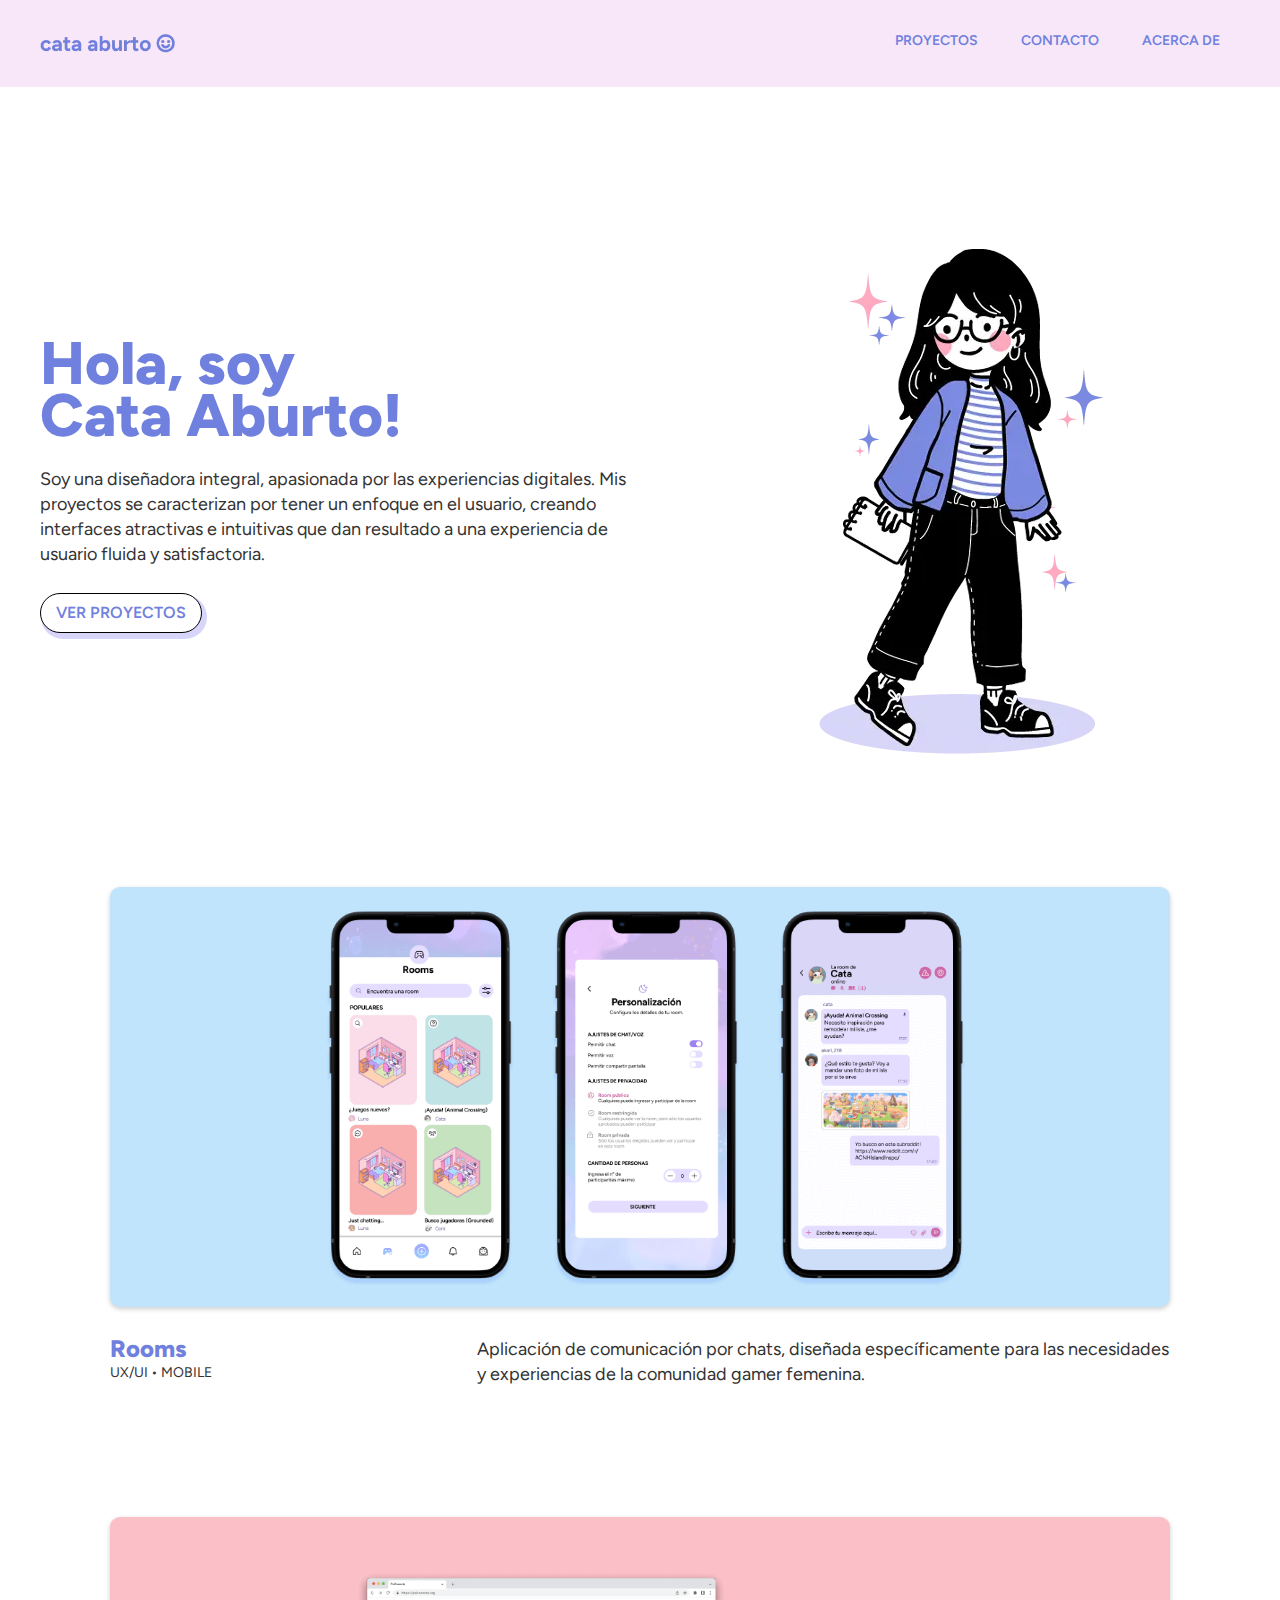
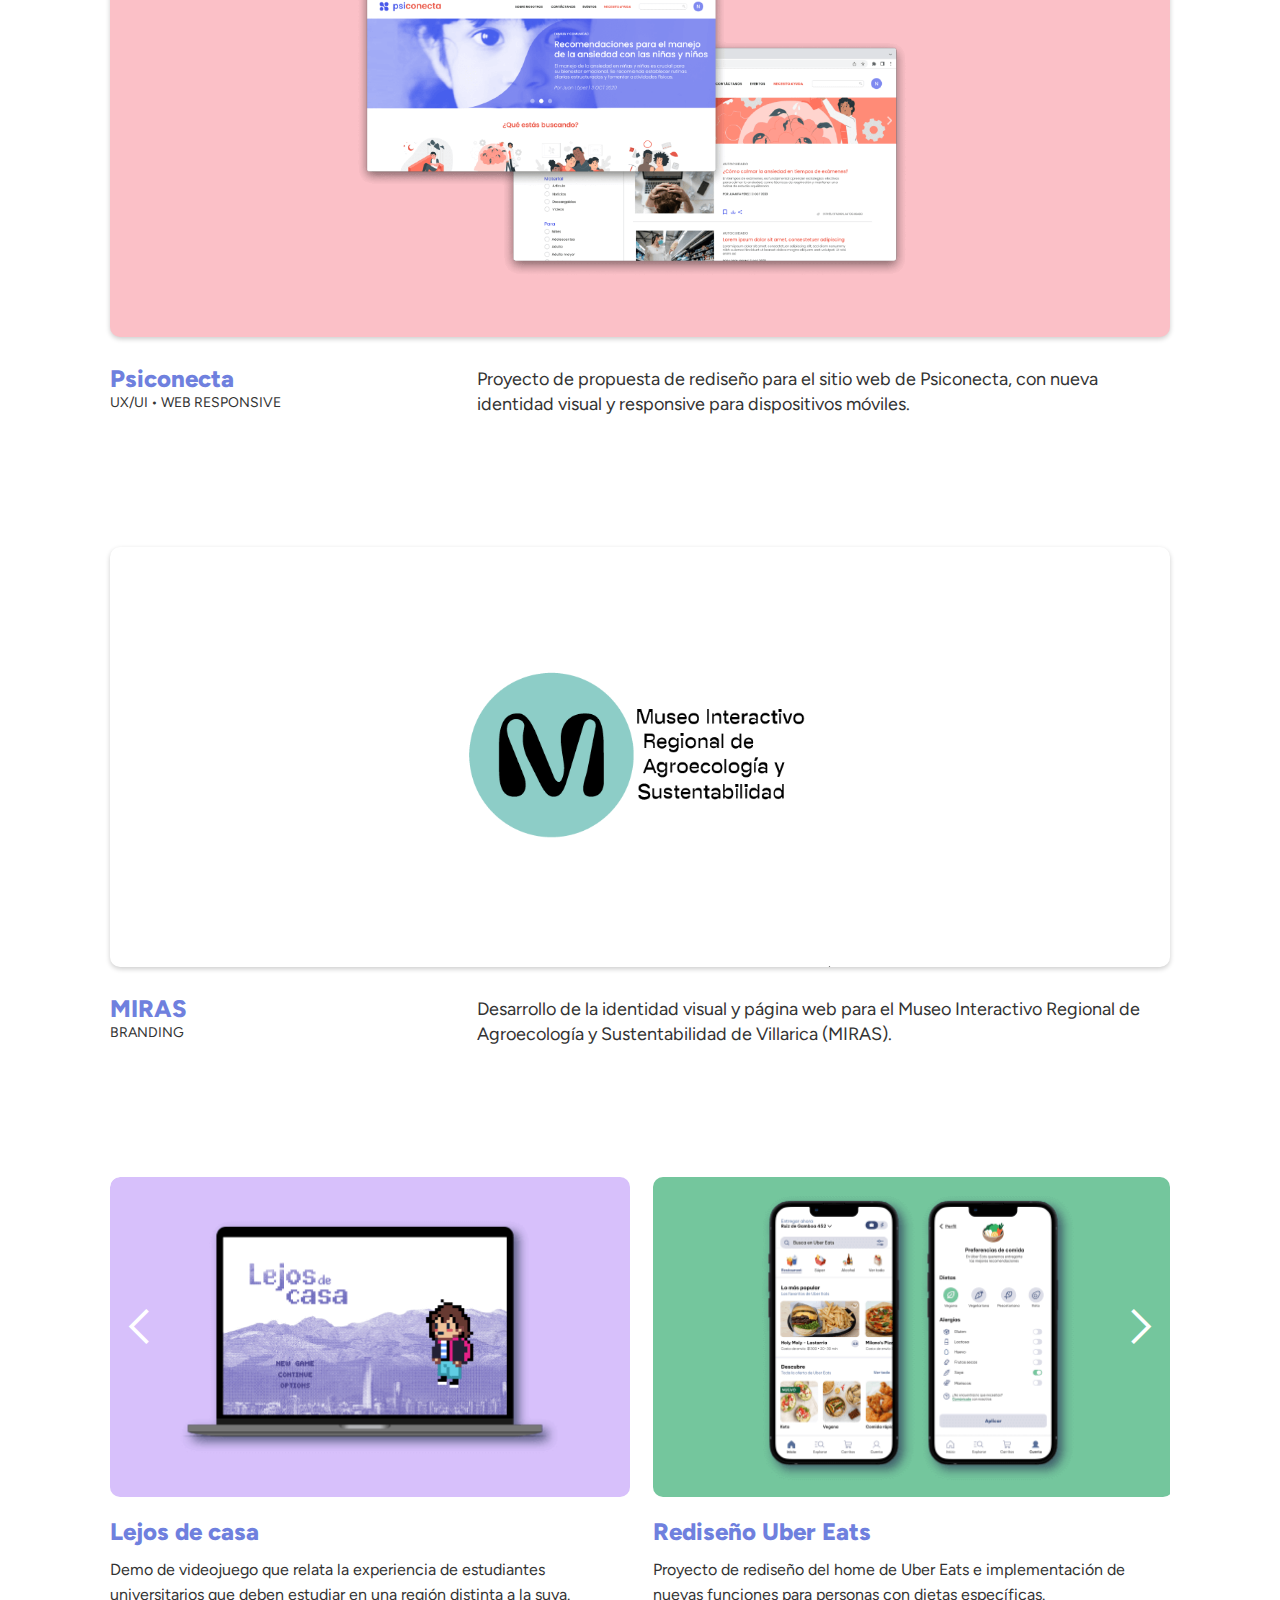
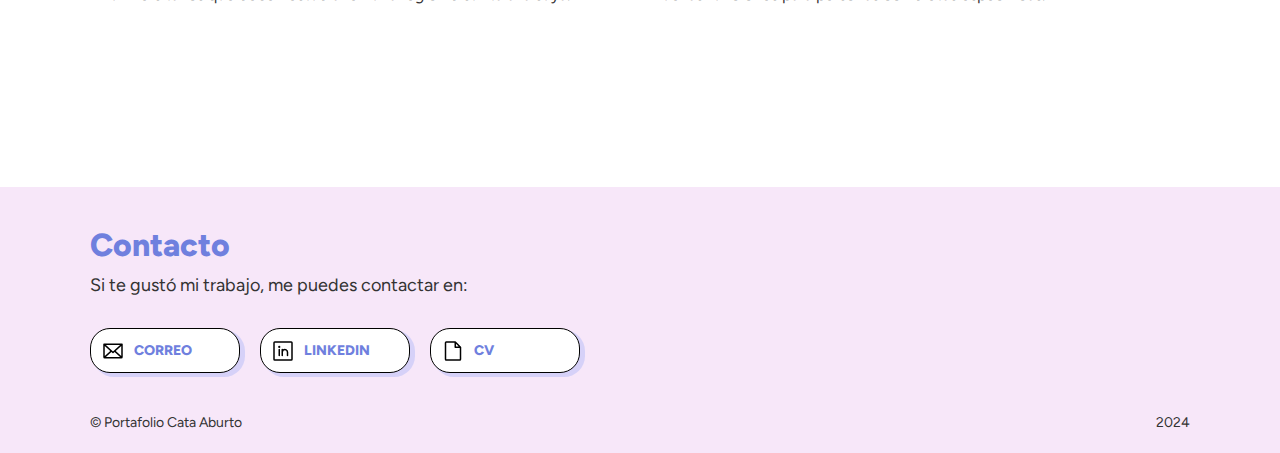
<file: index.html>
<!DOCTYPE html><!--  This site was created in Webflow. https://www.webflow.com  --><!--  Last Published: Tue May 07 2024 22:29:52 GMT+0000 (Coordinated Universal Time)  -->
<html data-wf-page="660b258fb8e511e3a648316a" data-wf-site="660b258fb8e511e3a6483163" lang="cl">
<head>
  <meta charset="utf-8">
  <title>cata aburto</title>
  <link href="images/favicon.png" rel="shortcut icon" type="image/x-icon">
  <link href="images/webclip.png" rel="apple-touch-icon">
  <meta content="width=device-width, initial-scale=1" name="viewport">
  <meta content="Webflow" name="generator">
  <link href="css/normalize.css" rel="stylesheet" type="text/css">
  <link href="css/webflow.css" rel="stylesheet" type="text/css">
  <link href="css/portafolio-c-24287d.webflow.css" rel="stylesheet" type="text/css">
  <script type="text/javascript">!function(o,c){var n=c.documentElement,t=" w-mod-";n.className+=t+"js",("ontouchstart"in o||o.DocumentTouch&&c instanceof DocumentTouch)&&(n.className+=t+"touch")}(window,document);</script>

</head>
<body class="body">
  <div data-animation="default" data-collapse="small" data-duration="400" data-easing="ease" data-easing2="ease" role="banner" class="newnavbar w-nav">
    <div class="container-5 w-container">
      <a href="index.html" aria-current="page" class="w-nav-brand w--current"><img src="images/logo.webp" loading="lazy" width="200" height="200" alt="logo página " class="image-107"></a>
      <nav role="navigation" class="nav-menu-2 w-nav-menu">
        <a href="#proyectos" class="nav-link-4 w-nav-link">PROYECTOS</a>
        <a href="#footer" class="nav-link-4 w-nav-link">CONTACTO</a>
        <a href="acerca.html" class="nav-link-4 w-nav-link">ACERCA DE</a>
      </nav>
      <div class="menu-button-2 w-nav-button">
        <div class="icon-4 w-icon-nav-menu"></div>
      </div>
    </div>
  </div>
  <section class="section-3">
    <div class="div-block-3">
      <div id="w-node-_3a009dd8-561c-9ff1-c696-77d1adb295fc-a648316a" class="w-layout-layout quick-stack wf-layout-layout">
        <div id="w-node-_00d86e8e-56e6-3de6-1462-4a3ec86617ad-a648316a" class="w-layout-cell cell-25">
          <h1 class="heading-4">Hola, soy<br>Cata Aburto!</h1>
          <p class="paragraph-6">Soy una diseñadora integral, apasionada por las experiencias digitales. Mis proyectos se caracterizan por tener un enfoque en el usuario, creando interfaces atractivas e intuitivas que dan resultado a una experiencia de usuario fluida y satisfactoria.</p>
          <a href="#proyectos" class="button-4 w-button">VER PROYECTOS </a>
        </div>
        <div id="w-node-_499b9765-8720-093d-980c-e15cf286d699-a648316a" class="w-layout-cell cell"><img src="images/img-portada.webp" loading="lazy" alt="Avatar" class="image-109"></div>
      </div>
    </div>
  </section>
  <section id="proyectos" class="section-4">
    <div class="w-layout-blockcontainer container-12 w-container">
      <a href="rooms.html" class="div-block-4 color1 w-inline-block"><img src="images/rooms.png" loading="lazy" width="Auto" sizes="(max-width: 479px) 92vw, (max-width: 767px) 95vw, 96vw" alt="" srcset="images/rooms-p-500.png 500w, images/rooms.png 952w" class="image-55"></a>
      <div id="w-node-_5f2aa273-87b9-f929-bb22-eeecef81f4c8-a648316a" class="w-layout-layout quick-stack-4 wf-layout-layout">
        <div id="w-node-_5f2aa273-87b9-f929-bb22-eeecef81f4c9-a648316a" class="w-layout-cell cell-4">
          <h3 class="heading-5">
            <a href="rooms.html" class="link-2">Rooms</a>
          </h3>
          <div class="text-block-4">UX/UI • MOBILE</div>
        </div>
        <div id="w-node-_5f2aa273-87b9-f929-bb22-eeecef81f4ca-a648316a" class="w-layout-cell cell-5">
          <p class="paragraph-32">Aplicación de comunicación por chats, diseñada específicamente para las necesidades y experiencias de la comunidad gamer femenina.</p>
        </div>
      </div>
    </div>
    <div class="w-layout-blockcontainer container-13 w-container">
      <a href="psiconecta.html" class="div-block-4 color2 w-inline-block"><img src="images/psiconecta.png" loading="lazy" sizes="(max-width: 479px) 92vw, (max-width: 767px) 95vw, (max-width: 991px) 96vw, 59vw" srcset="images/psiconecta-p-500.png 500w, images/psiconecta.png 952w" alt="" class="image-11"></a>
      <div id="w-node-d6e538d9-02de-57f8-04a3-ecd2094d8f02-a648316a" class="w-layout-layout quick-stack-4 wf-layout-layout">
        <div id="w-node-d6e538d9-02de-57f8-04a3-ecd2094d8f03-a648316a" class="w-layout-cell cell-4">
          <h3 class="heading-5">
            <a href="psiconecta.html" class="link-2">Psiconecta</a>
          </h3>
          <div class="text-block-4">UX/UI • WEB RESPONSIVE</div>
        </div>
        <div id="w-node-d6e538d9-02de-57f8-04a3-ecd2094d8f08-a648316a" class="w-layout-cell cell-5">
          <p class="paragraph-33">Proyecto de propuesta de rediseño para el sitio web de Psiconecta, con nueva identidad visual y responsive para dispositivos móviles.</p>
        </div>
      </div>
    </div>
    <div class="w-layout-blockcontainer container-14 w-container">
      <a href="miras.html" class="div-block-4 color3 w-inline-block"><img src="images/miras.png" loading="lazy" alt="" class="image-56"></a>
      <div id="w-node-_6d380934-1bb8-80db-c64b-7fbc3972af84-a648316a" class="w-layout-layout quick-stack-4 wf-layout-layout">
        <div id="w-node-_6d380934-1bb8-80db-c64b-7fbc3972af85-a648316a" class="w-layout-cell cell-4">
          <h3 class="heading-5">
            <a href="miras.html" class="link-2">MIRAS</a>
          </h3>
          <div class="text-block-4">BRANDING</div>
        </div>
        <div id="w-node-_6d380934-1bb8-80db-c64b-7fbc3972af8a-a648316a" class="w-layout-cell cell-5">
          <p class="paragraph-34">Desarrollo de la identidad visual y página web para el Museo Interactivo Regional de Agroecología y Sustentabilidad de Villarica (MIRAS). </p>
        </div>
      </div>
    </div>
    <div class="w-layout-blockcontainer container-9 w-container">
      <div data-delay="4000" data-animation="slide" class="slider w-slider" data-autoplay="false" data-easing="ease" data-hide-arrows="true" data-disable-swipe="false" data-autoplay-limit="0" data-nav-spacing="3" data-duration="500" data-infinite="true">
        <div class="mask w-slider-mask">
          <div class="slide w-slide">
            <a href="lejos-de-casa.html" class="div-block-7 slide1 w-inline-block"><img src="images/lejos-de-casa.png" loading="lazy" alt="" class="image-54"></a>
            <div>
              <h3 class="heading-17">
                <a href="lejos-de-casa.html" class="link-2">Lejos de casa</a>
              </h3>
              <p class="paragraph-7">Demo de videojuego que relata la experiencia de estudiantes universitarios que deben estudiar en una región distinta a la suya. </p>
            </div>
          </div>
          <div class="slide-2 w-slide">
            <a href="uber.html" class="div-block-7 slide2 w-inline-block"><img src="images/ubereats.png" loading="lazy" alt="" class="image-57"></a>
            <div>
              <h3 class="heading-18">
                <a href="uber.html" class="link-2">Rediseño Uber Eats</a>
              </h3>
              <p class="paragraph-7">Proyecto de rediseño del home de Uber Eats e implementación de nuevas funciones para personas con dietas específicas. </p>
            </div>
          </div>
          <div class="slide _3-2 w-slide">
            <a href="libro.html" class="div-block-7 slide3 w-inline-block"><img src="images/libro.png" loading="lazy" alt="" class="image-54"></a>
            <div>
              <h3 class="heading-17">
                <a href="libro.html" class="link-2">Hackea tu mente</a>
              </h3>
              <p class="paragraph-7">Diseño editorial y diagramación de páginas interiores para el libro &quot;Hackea tu mente&quot; de Roberto Camhi. </p>
            </div>
          </div>
          <div class="slide-4 w-slide">
            <a href="infografia.html" class="div-block-7 slide4 w-inline-block"><img src="images/infodigital.png" loading="lazy" alt="" class="image-59"></a>
            <div>
              <h3 class="heading-20">
                <a href="infografia.html" class="link-2">Infografía digital</a>
              </h3>
              <p class="paragraph-7">Infografía digital interactiva en formato web, acerca de la relevancia del trabajo de Florence Nightingale. </p>
            </div>
          </div>
        </div>
        <div class="w-slider-arrow-left">
          <div class="icon-2 w-icon-slider-left"></div>
        </div>
        <div class="right-arrow w-slider-arrow-right">
          <div class="icon w-icon-slider-right"></div>
        </div>
        <div class="slide-nav w-slider-nav w-round"></div>
      </div>
    </div>
  </section>
  <section id="footer" class="section-10">
    <div class="w-layout-blockcontainer footer w-container">
      <h2 class="heading-6">Contacto </h2>
      <div>
        <p class="paragraph-30">Si te gustó mi trabajo, me puedes contactar en:</p>
      </div>
      <div id="w-node-aea6fa8b-44dd-b2ac-98fa-903749dcd153-a648316a" class="w-layout-layout quick-stack-17 wf-layout-layout">
        <div id="w-node-aea6fa8b-44dd-b2ac-98fa-903749dcd154-a648316a" class="w-layout-cell">
          <a href="mailto:cfaburtoa@gmail.com" class="link-block-2 w-inline-block"><img src="images/envelope.svg" loading="lazy" alt="">
            <div class="text-block-12 contacto">CORREO</div>
          </a>
        </div>
        <div id="w-node-aea6fa8b-44dd-b2ac-98fa-903749dcd155-a648316a" class="w-layout-cell">
          <a href="https://www.linkedin.com/in/catalina-aburto-75a4341bb" target="_blank" class="link-block-2 w-inline-block"><img src="images/linkedin-logo.svg" loading="lazy" alt="">
            <div class="text-block-12 contacto">LINKEDIN</div>
          </a>
        </div>
        <div id="w-node-fb9a140d-a392-f021-5a18-bd49a56970b5-a648316a" class="w-layout-cell">
          <a href="https://drive.google.com/file/d/1vU35z_cLJDl6mkrQIw9TAHsIYXBvCeCL/view?usp=drive_link" target="_blank" class="link-block-2 w-inline-block"><img src="images/file.svg" loading="lazy" alt="">
            <div class="text-block-12 contacto">CV</div>
          </a>
        </div>
      </div>
      <div>
        <div id="w-node-f297d237-2d54-4f45-caf2-e47116ccb0db-a648316a" class="w-layout-layout quick-stack-5 wf-layout-layout">
          <div id="w-node-f297d237-2d54-4f45-caf2-e47116ccb0dc-a648316a" class="w-layout-cell cell-7">
            <div>© Portafolio Cata Aburto<br></div>
          </div>
          <div id="w-node-f297d237-2d54-4f45-caf2-e47116ccb0dd-a648316a" class="w-layout-cell cell-6">
            <div class="text-block-5">2024</div>
          </div>
        </div>
      </div>
    </div>
  </section>
  <script src="https://d3e54v103j8qbb.cloudfront.net/js/jquery-3.5.1.min.dc5e7f18c8.js?site=660b258fb8e511e3a6483163" type="text/javascript" integrity="sha256-9/aliU8dGd2tb6OSsuzixeV4y/faTqgFtohetphbbj0=" crossorigin="anonymous"></script>
  <script src="js/webflow.js" type="text/javascript"></script>
</body>
</html>
</file>
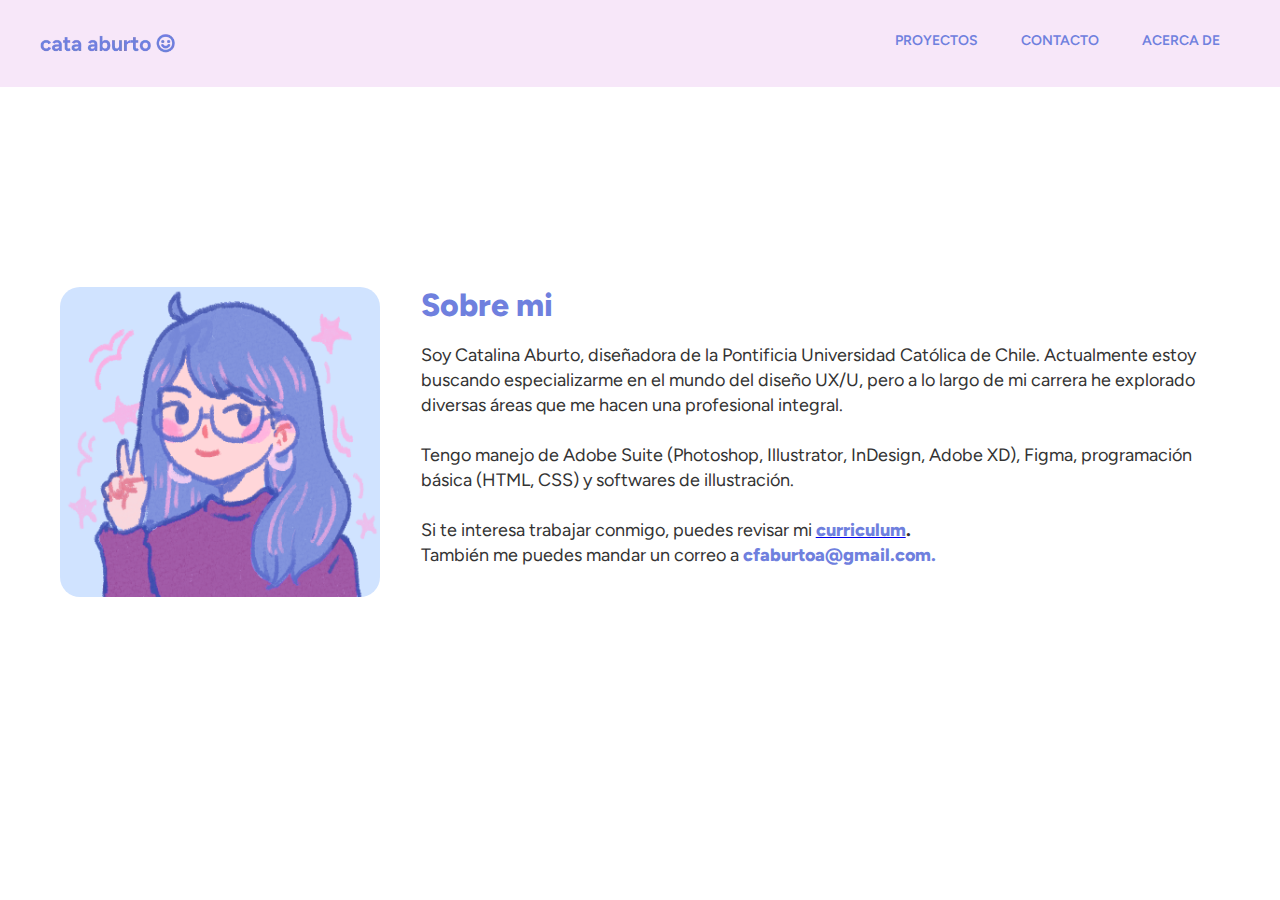
<file: acerca.html>
<!DOCTYPE html><!--  This site was created in Webflow. https://www.webflow.com  --><!--  Last Published: Tue May 07 2024 22:29:52 GMT+0000 (Coordinated Universal Time)  -->
<html data-wf-page="661db1afc21782a873dca144" data-wf-site="660b258fb8e511e3a6483163" lang="cl">
<head>
  <meta charset="utf-8">
  <title>acerca</title>
  <meta content="acerca" property="og:title">
  <meta content="acerca" property="twitter:title">
  <meta content="width=device-width, initial-scale=1" name="viewport">
  <meta content="Webflow" name="generator">
  <link href="css/normalize.css" rel="stylesheet" type="text/css">
  <link href="css/webflow.css" rel="stylesheet" type="text/css">
  <link href="css/portafolio-c-24287d.webflow.css" rel="stylesheet" type="text/css">
  <script type="text/javascript">!function(o,c){var n=c.documentElement,t=" w-mod-";n.className+=t+"js",("ontouchstart"in o||o.DocumentTouch&&c instanceof DocumentTouch)&&(n.className+=t+"touch")}(window,document);</script>
  <link href="images/favicon.png" rel="shortcut icon" type="image/x-icon">
  <link href="images/webclip.png" rel="apple-touch-icon">
</head>
<body class="body-3">
  <div data-animation="default" data-collapse="small" data-duration="400" data-easing="ease" data-easing2="ease" role="banner" class="newnavbar w-nav">
    <div class="container-5 w-container">
      <a href="index.html" class="w-nav-brand"><img src="images/logo.webp" loading="lazy" width="200" height="200" alt="logo página " class="image-107"></a>
      <nav role="navigation" class="nav-menu-2 w-nav-menu">
        <a href="#" class="nav-link-4 w-nav-link">PROYECTOS</a>
        <a href="#" class="nav-link-4 w-nav-link">CONTACTO</a>
        <a href="acerca.html" aria-current="page" class="nav-link-4 w-nav-link w--current">ACERCA DE</a>
      </nav>
      <div class="menu-button-2 w-nav-button">
        <div class="icon-4 w-icon-nav-menu"></div>
      </div>
    </div>
  </div>
  <section class="section-9">
    <div class="w-layout-blockcontainer container-32 w-container">
      <div id="w-node-_08711ab3-41b9-c77b-1ad0-4e4166febc6b-73dca144" class="w-layout-layout quick-stack-19 wf-layout-layout">
        <div id="w-node-_08711ab3-41b9-c77b-1ad0-4e4166febc6c-73dca144" class="w-layout-cell cell-26"><img src="images/acercade.webp" loading="lazy" alt="Avatar" class="image-110"></div>
        <div id="w-node-_08711ab3-41b9-c77b-1ad0-4e4166febc6d-73dca144" class="w-layout-cell">
          <h2 class="heading-39">Sobre mi</h2>
          <p class="paragraph-29">Soy Catalina Aburto, diseñadora de la Pontificia Universidad Católica de Chile. Actualmente estoy buscando especializarme en el mundo del diseño UX/U, pero a lo largo de mi carrera he explorado diversas áreas que me hacen una profesional integral.<br><br>Tengo manejo de Adobe Suite (Photoshop, Illustrator, InDesign, Adobe XD), Figma, programación básica (HTML, CSS) y softwares de illustración. <br><br>Si te interesa trabajar conmigo, puedes revisar mi <a href="https://drive.google.com/file/d/1vU35z_cLJDl6mkrQIw9TAHsIYXBvCeCL/view?usp=drive_link"><strong class="bold-text">curriculum</strong></a><strong>.</strong> <br>También me puedes mandar un correo a <strong class="bold-text-2">cfaburtoa@gmail.com.</strong><br><br>‍<br><br>‍</p>
        </div>
      </div>
    </div>
  </section>
  <script src="https://d3e54v103j8qbb.cloudfront.net/js/jquery-3.5.1.min.dc5e7f18c8.js?site=660b258fb8e511e3a6483163" type="text/javascript" integrity="sha256-9/aliU8dGd2tb6OSsuzixeV4y/faTqgFtohetphbbj0=" crossorigin="anonymous"></script>
  <script src="js/webflow.js" type="text/javascript"></script>
</body>
</html>
</file>
<file: css/webflow.css>
@font-face {
  font-family: 'webflow-icons';
  src: url("[data-uri]") format('truetype');
  font-weight: normal;
  font-style: normal;
}
[class^="w-icon-"],
[class*=" w-icon-"] {
  /* use !important to prevent issues with browser extensions that change fonts */
  font-family: 'webflow-icons' !important;
  speak: none;
  font-style: normal;
  font-weight: normal;
  font-variant: normal;
  text-transform: none;
  line-height: 1;
  /* Better Font Rendering =========== */
  -webkit-font-smoothing: antialiased;
  -moz-osx-font-smoothing: grayscale;
}
.w-icon-slider-right:before {
  content: "\e600";
}
.w-icon-slider-left:before {
  content: "\e601";
}
.w-icon-nav-menu:before {
  content: "\e602";
}
.w-icon-arrow-down:before,
.w-icon-dropdown-toggle:before {
  content: "\e603";
}
.w-icon-file-upload-remove:before {
  content: "\e900";
}
.w-icon-file-upload-icon:before {
  content: "\e903";
}
* {
  -webkit-box-sizing: border-box;
  -moz-box-sizing: border-box;
  box-sizing: border-box;
}
html {
  height: 100%;
}
body {
  margin: 0;
  min-height: 100%;
  background-color: #fff;
  font-family: Arial, sans-serif;
  font-size: 14px;
  line-height: 20px;
  color: #333;
}
img {
  max-width: 100%;
  vertical-align: middle;
  display: inline-block;
}
html.w-mod-touch * {
  background-attachment: scroll !important;
}
.w-block {
  display: block;
}
.w-inline-block {
  max-width: 100%;
  display: inline-block;
}
.w-clearfix:before,
.w-clearfix:after {
  content: " ";
  display: table;
  grid-column-start: 1;
  grid-row-start: 1;
  grid-column-end: 2;
  grid-row-end: 2;
}
.w-clearfix:after {
  clear: both;
}
.w-hidden {
  display: none;
}
.w-button {
  display: inline-block;
  padding: 9px 15px;
  background-color: #3898EC;
  color: white;
  border: 0;
  line-height: inherit;
  text-decoration: none;
  cursor: pointer;
  border-radius: 0;
}
input.w-button {
  -webkit-appearance: button;
}
html[data-w-dynpage] [data-w-cloak] {
  color: transparent !important;
}
.w-code-block {
  margin: unset;
}
pre.w-code-block code {
  all: inherit;
}
.w-webflow-badge,
.w-webflow-badge * {
  position: static;
  left: auto;
  top: auto;
  right: auto;
  bottom: auto;
  z-index: auto;
  display: block;
  visibility: visible;
  overflow: visible;
  overflow-x: visible;
  overflow-y: visible;
  box-sizing: border-box;
  width: auto;
  height: auto;
  max-height: none;
  max-width: none;
  min-height: 0;
  min-width: 0;
  margin: 0;
  padding: 0;
  float: none;
  clear: none;
  border: 0 none transparent;
  border-radius: 0;
  background: none;
  background-image: none;
  background-position: 0% 0%;
  background-size: auto auto;
  background-repeat: repeat;
  background-origin: padding-box;
  background-clip: border-box;
  background-attachment: scroll;
  background-color: transparent;
  box-shadow: none;
  opacity: 1;
  transform: none;
  transition: none;
  direction: ltr;
  font-family: inherit;
  font-weight: inherit;
  color: inherit;
  font-size: inherit;
  line-height: inherit;
  font-style: inherit;
  font-variant: inherit;
  text-align: inherit;
  letter-spacing: inherit;
  text-decoration: inherit;
  text-indent: 0;
  text-transform: inherit;
  list-style-type: disc;
  text-shadow: none;
  font-smoothing: auto;
  vertical-align: baseline;
  cursor: inherit;
  white-space: inherit;
  word-break: normal;
  word-spacing: normal;
  word-wrap: normal;
}
.w-webflow-badge {
  position: fixed !important;
  display: inline-block !important;
  visibility: visible !important;
  z-index: 2147483647 !important;
  top: auto !important;
  right: 12px !important;
  bottom: 12px !important;
  left: auto !important;
  color: #aaadb0 !important;
  background-color: #fff !important;
  border-radius: 3px !important;
  padding: 6px !important;
  font-size: 12px !important;
  opacity: 1 !important;
  line-height: 14px !important;
  text-decoration: none !important;
  transform: none !important;
  margin: 0 !important;
  width: auto !important;
  height: auto !important;
  overflow: visible !important;
  white-space: nowrap;
  box-shadow: 0 0 0 1px rgba(0, 0, 0, 0.1), 0px 1px 3px rgba(0, 0, 0, 0.1);
  cursor: pointer;
}
.w-webflow-badge > img {
  display: inline-block !important;
  visibility: visible !important;
  opacity: 1 !important;
  vertical-align: middle !important;
}
h1,
h2,
h3,
h4,
h5,
h6 {
  font-weight: bold;
  margin-bottom: 10px;
}
h1 {
  font-size: 38px;
  line-height: 44px;
  margin-top: 20px;
}
h2 {
  font-size: 32px;
  line-height: 36px;
  margin-top: 20px;
}
h3 {
  font-size: 24px;
  line-height: 30px;
  margin-top: 20px;
}
h4 {
  font-size: 18px;
  line-height: 24px;
  margin-top: 10px;
}
h5 {
  font-size: 14px;
  line-height: 20px;
  margin-top: 10px;
}
h6 {
  font-size: 12px;
  line-height: 18px;
  margin-top: 10px;
}
p {
  margin-top: 0;
  margin-bottom: 10px;
}
blockquote {
  margin: 0 0 10px 0;
  padding: 10px 20px;
  border-left: 5px solid #E2E2E2;
  font-size: 18px;
  line-height: 22px;
}
figure {
  margin: 0;
  margin-bottom: 10px;
}
figcaption {
  margin-top: 5px;
  text-align: center;
}
ul,
ol {
  margin-top: 0px;
  margin-bottom: 10px;
  padding-left: 40px;
}
.w-list-unstyled {
  padding-left: 0;
  list-style: none;
}
.w-embed:before,
.w-embed:after {
  content: " ";
  display: table;
  grid-column-start: 1;
  grid-row-start: 1;
  grid-column-end: 2;
  grid-row-end: 2;
}
.w-embed:after {
  clear: both;
}
.w-video {
  width: 100%;
  position: relative;
  padding: 0;
}
.w-video iframe,
.w-video object,
.w-video embed {
  position: absolute;
  top: 0;
  left: 0;
  width: 100%;
  height: 100%;
  border: none;
}
fieldset {
  padding: 0;
  margin: 0;
  border: 0;
}
button,
[type='button'],
[type='reset'] {
  border: 0;
  cursor: pointer;
  -webkit-appearance: button;
}
.w-form {
  margin: 0 0 15px;
}
.w-form-done {
  display: none;
  padding: 20px;
  text-align: center;
  background-color: #dddddd;
}
.w-form-fail {
  display: none;
  margin-top: 10px;
  padding: 10px;
  background-color: #ffdede;
}
label {
  display: block;
  margin-bottom: 5px;
  font-weight: bold;
}
.w-input,
.w-select {
  display: block;
  width: 100%;
  height: 38px;
  padding: 8px 12px;
  margin-bottom: 10px;
  font-size: 14px;
  line-height: 1.42857143;
  color: #333333;
  vertical-align: middle;
  background-color: #ffffff;
  border: 1px solid #cccccc;
}
.w-input:-moz-placeholder,
.w-select:-moz-placeholder {
  color: #999;
}
.w-input::-moz-placeholder,
.w-select::-moz-placeholder {
  color: #999;
  opacity: 1;
}
.w-input::-webkit-input-placeholder,
.w-select::-webkit-input-placeholder {
  color: #999;
}
.w-input:focus,
.w-select:focus {
  border-color: #3898EC;
  outline: 0;
}
.w-input[disabled],
.w-select[disabled],
.w-input[readonly],
.w-select[readonly],
fieldset[disabled] .w-input,
fieldset[disabled] .w-select {
  cursor: not-allowed;
}
.w-input[disabled]:not(.w-input-disabled),
.w-select[disabled]:not(.w-input-disabled),
.w-input[readonly],
.w-select[readonly],
fieldset[disabled]:not(.w-input-disabled) .w-input,
fieldset[disabled]:not(.w-input-disabled) .w-select {
  background-color: #eeeeee;
}
textarea.w-input,
textarea.w-select {
  height: auto;
}
.w-select {
  background-color: #f3f3f3;
}
.w-select[multiple] {
  height: auto;
}
.w-form-label {
  display: inline-block;
  cursor: pointer;
  font-weight: normal;
  margin-bottom: 0px;
}
.w-radio {
  display: block;
  margin-bottom: 5px;
  padding-left: 20px;
}
.w-radio:before,
.w-radio:after {
  content: " ";
  display: table;
  grid-column-start: 1;
  grid-row-start: 1;
  grid-column-end: 2;
  grid-row-end: 2;
}
.w-radio:after {
  clear: both;
}
.w-radio-input {
  margin: 4px 0 0;
  line-height: normal;
  float: left;
  margin-left: -20px;
}
.w-radio-input {
  margin-top: 3px;
}
.w-file-upload {
  display: block;
  margin-bottom: 10px;
}
.w-file-upload-input {
  width: 0.1px;
  height: 0.1px;
  opacity: 0;
  overflow: hidden;
  position: absolute;
  z-index: -100;
}
.w-file-upload-default,
.w-file-upload-uploading,
.w-file-upload-success {
  display: inline-block;
  color: #333333;
}
.w-file-upload-error {
  display: block;
  margin-top: 10px;
}
.w-file-upload-default.w-hidden,
.w-file-upload-uploading.w-hidden,
.w-file-upload-error.w-hidden,
.w-file-upload-success.w-hidden {
  display: none;
}
.w-file-upload-uploading-btn {
  display: flex;
  font-size: 14px;
  font-weight: normal;
  cursor: pointer;
  margin: 0;
  padding: 8px 12px;
  border: 1px solid #cccccc;
  background-color: #fafafa;
}
.w-file-upload-file {
  display: flex;
  flex-grow: 1;
  justify-content: space-between;
  margin: 0;
  padding: 8px 9px 8px 11px;
  border: 1px solid #cccccc;
  background-color: #fafafa;
}
.w-file-upload-file-name {
  font-size: 14px;
  font-weight: normal;
  display: block;
}
.w-file-remove-link {
  margin-top: 3px;
  margin-left: 10px;
  width: auto;
  height: auto;
  padding: 3px;
  display: block;
  cursor: pointer;
}
.w-icon-file-upload-remove {
  margin: auto;
  font-size: 10px;
}
.w-file-upload-error-msg {
  display: inline-block;
  color: #ea384c;
  padding: 2px 0;
}
.w-file-upload-info {
  display: inline-block;
  line-height: 38px;
  padding: 0 12px;
}
.w-file-upload-label {
  display: inline-block;
  font-size: 14px;
  font-weight: normal;
  cursor: pointer;
  margin: 0;
  padding: 8px 12px;
  border: 1px solid #cccccc;
  background-color: #fafafa;
}
.w-icon-file-upload-icon,
.w-icon-file-upload-uploading {
  display: inline-block;
  margin-right: 8px;
  width: 20px;
}
.w-icon-file-upload-uploading {
  height: 20px;
}
.w-container {
  margin-left: auto;
  margin-right: auto;
  max-width: 940px;
}
.w-container:before,
.w-container:after {
  content: " ";
  display: table;
  grid-column-start: 1;
  grid-row-start: 1;
  grid-column-end: 2;
  grid-row-end: 2;
}
.w-container:after {
  clear: both;
}
.w-container .w-row {
  margin-left: -10px;
  margin-right: -10px;
}
.w-row:before,
.w-row:after {
  content: " ";
  display: table;
  grid-column-start: 1;
  grid-row-start: 1;
  grid-column-end: 2;
  grid-row-end: 2;
}
.w-row:after {
  clear: both;
}
.w-row .w-row {
  margin-left: 0;
  margin-right: 0;
}
.w-col {
  position: relative;
  float: left;
  width: 100%;
  min-height: 1px;
  padding-left: 10px;
  padding-right: 10px;
}
.w-col .w-col {
  padding-left: 0;
  padding-right: 0;
}
.w-col-1 {
  width: 8.33333333%;
}
.w-col-2 {
  width: 16.66666667%;
}
.w-col-3 {
  width: 25%;
}
.w-col-4 {
  width: 33.33333333%;
}
.w-col-5 {
  width: 41.66666667%;
}
.w-col-6 {
  width: 50%;
}
.w-col-7 {
  width: 58.33333333%;
}
.w-col-8 {
  width: 66.66666667%;
}
.w-col-9 {
  width: 75%;
}
.w-col-10 {
  width: 83.33333333%;
}
.w-col-11 {
  width: 91.66666667%;
}
.w-col-12 {
  width: 100%;
}
.w-hidden-main {
  display: none !important;
}
@media screen and (max-width: 991px) {
  .w-container {
    max-width: 728px;
  }
  .w-hidden-main {
    display: inherit !important;
  }
  .w-hidden-medium {
    display: none !important;
  }
  .w-col-medium-1 {
    width: 8.33333333%;
  }
  .w-col-medium-2 {
    width: 16.66666667%;
  }
  .w-col-medium-3 {
    width: 25%;
  }
  .w-col-medium-4 {
    width: 33.33333333%;
  }
  .w-col-medium-5 {
    width: 41.66666667%;
  }
  .w-col-medium-6 {
    width: 50%;
  }
  .w-col-medium-7 {
    width: 58.33333333%;
  }
  .w-col-medium-8 {
    width: 66.66666667%;
  }
  .w-col-medium-9 {
    width: 75%;
  }
  .w-col-medium-10 {
    width: 83.33333333%;
  }
  .w-col-medium-11 {
    width: 91.66666667%;
  }
  .w-col-medium-12 {
    width: 100%;
  }
  .w-col-stack {
    width: 100%;
    left: auto;
    right: auto;
  }
}
@media screen and (max-width: 767px) {
  .w-hidden-main {
    display: inherit !important;
  }
  .w-hidden-medium {
    display: inherit !important;
  }
  .w-hidden-small {
    display: none !important;
  }
  .w-row,
  .w-container .w-row {
    margin-left: 0;
    margin-right: 0;
  }
  .w-col {
    width: 100%;
    left: auto;
    right: auto;
  }
  .w-col-small-1 {
    width: 8.33333333%;
  }
  .w-col-small-2 {
    width: 16.66666667%;
  }
  .w-col-small-3 {
    width: 25%;
  }
  .w-col-small-4 {
    width: 33.33333333%;
  }
  .w-col-small-5 {
    width: 41.66666667%;
  }
  .w-col-small-6 {
    width: 50%;
  }
  .w-col-small-7 {
    width: 58.33333333%;
  }
  .w-col-small-8 {
    width: 66.66666667%;
  }
  .w-col-small-9 {
    width: 75%;
  }
  .w-col-small-10 {
    width: 83.33333333%;
  }
  .w-col-small-11 {
    width: 91.66666667%;
  }
  .w-col-small-12 {
    width: 100%;
  }
}
@media screen and (max-width: 479px) {
  .w-container {
    max-width: none;
  }
  .w-hidden-main {
    display: inherit !important;
  }
  .w-hidden-medium {
    display: inherit !important;
  }
  .w-hidden-small {
    display: inherit !important;
  }
  .w-hidden-tiny {
    display: none !important;
  }
  .w-col {
    width: 100%;
  }
  .w-col-tiny-1 {
    width: 8.33333333%;
  }
  .w-col-tiny-2 {
    width: 16.66666667%;
  }
  .w-col-tiny-3 {
    width: 25%;
  }
  .w-col-tiny-4 {
    width: 33.33333333%;
  }
  .w-col-tiny-5 {
    width: 41.66666667%;
  }
  .w-col-tiny-6 {
    width: 50%;
  }
  .w-col-tiny-7 {
    width: 58.33333333%;
  }
  .w-col-tiny-8 {
    width: 66.66666667%;
  }
  .w-col-tiny-9 {
    width: 75%;
  }
  .w-col-tiny-10 {
    width: 83.33333333%;
  }
  .w-col-tiny-11 {
    width: 91.66666667%;
  }
  .w-col-tiny-12 {
    width: 100%;
  }
}
.w-widget {
  position: relative;
}
.w-widget-map {
  width: 100%;
  height: 400px;
}
.w-widget-map label {
  width: auto;
  display: inline;
}
.w-widget-map img {
  max-width: inherit;
}
.w-widget-map .gm-style-iw {
  text-align: center;
}
.w-widget-map .gm-style-iw > button {
  display: none !important;
}
.w-widget-twitter {
  overflow: hidden;
}
.w-widget-twitter-count-shim {
  display: inline-block;
  vertical-align: top;
  position: relative;
  width: 28px;
  height: 20px;
  text-align: center;
  background: white;
  border: #758696 solid 1px;
  border-radius: 3px;
}
.w-widget-twitter-count-shim * {
  pointer-events: none;
  -webkit-user-select: none;
  -moz-user-select: none;
  -ms-user-select: none;
  user-select: none;
}
.w-widget-twitter-count-shim .w-widget-twitter-count-inner {
  position: relative;
  font-size: 15px;
  line-height: 12px;
  text-align: center;
  color: #999;
  font-family: serif;
}
.w-widget-twitter-count-shim .w-widget-twitter-count-clear {
  position: relative;
  display: block;
}
.w-widget-twitter-count-shim.w--large {
  width: 36px;
  height: 28px;
}
.w-widget-twitter-count-shim.w--large .w-widget-twitter-count-inner {
  font-size: 18px;
  line-height: 18px;
}
.w-widget-twitter-count-shim:not(.w--vertical) {
  margin-left: 5px;
  margin-right: 8px;
}
.w-widget-twitter-count-shim:not(.w--vertical).w--large {
  margin-left: 6px;
}
.w-widget-twitter-count-shim:not(.w--vertical):before,
.w-widget-twitter-count-shim:not(.w--vertical):after {
  top: 50%;
  left: 0;
  border: solid transparent;
  content: ' ';
  height: 0;
  width: 0;
  position: absolute;
  pointer-events: none;
}
.w-widget-twitter-count-shim:not(.w--vertical):before {
  border-color: rgba(117, 134, 150, 0);
  border-right-color: #5d6c7b;
  border-width: 4px;
  margin-left: -9px;
  margin-top: -4px;
}
.w-widget-twitter-count-shim:not(.w--vertical).w--large:before {
  border-width: 5px;
  margin-left: -10px;
  margin-top: -5px;
}
.w-widget-twitter-count-shim:not(.w--vertical):after {
  border-color: rgba(255, 255, 255, 0);
  border-right-color: white;
  border-width: 4px;
  margin-left: -8px;
  margin-top: -4px;
}
.w-widget-twitter-count-shim:not(.w--vertical).w--large:after {
  border-width: 5px;
  margin-left: -9px;
  margin-top: -5px;
}
.w-widget-twitter-count-shim.w--vertical {
  width: 61px;
  height: 33px;
  margin-bottom: 8px;
}
.w-widget-twitter-count-shim.w--vertical:before,
.w-widget-twitter-count-shim.w--vertical:after {
  top: 100%;
  left: 50%;
  border: solid transparent;
  content: ' ';
  height: 0;
  width: 0;
  position: absolute;
  pointer-events: none;
}
.w-widget-twitter-count-shim.w--vertical:before {
  border-color: rgba(117, 134, 150, 0);
  border-top-color: #5d6c7b;
  border-width: 5px;
  margin-left: -5px;
}
.w-widget-twitter-count-shim.w--vertical:after {
  border-color: rgba(255, 255, 255, 0);
  border-top-color: white;
  border-width: 4px;
  margin-left: -4px;
}
.w-widget-twitter-count-shim.w--vertical .w-widget-twitter-count-inner {
  font-size: 18px;
  line-height: 22px;
}
.w-widget-twitter-count-shim.w--vertical.w--large {
  width: 76px;
}
.w-background-video {
  position: relative;
  overflow: hidden;
  height: 500px;
  color: white;
}
.w-background-video > video {
  background-size: cover;
  background-position: 50% 50%;
  position: absolute;
  margin: auto;
  width: 100%;
  height: 100%;
  right: -100%;
  bottom: -100%;
  top: -100%;
  left: -100%;
  object-fit: cover;
  z-index: -100;
}
.w-background-video > video::-webkit-media-controls-start-playback-button {
  display: none !important;
  -webkit-appearance: none;
}
.w-background-video--control {
  position: absolute;
  bottom: 1em;
  right: 1em;
  background-color: transparent;
  padding: 0;
}
.w-background-video--control > [hidden] {
  display: none !important;
}
.w-slider {
  position: relative;
  height: 300px;
  text-align: center;
  background: #dddddd;
  clear: both;
  -webkit-tap-highlight-color: rgba(0, 0, 0, 0);
  tap-highlight-color: rgba(0, 0, 0, 0);
}
.w-slider-mask {
  position: relative;
  display: block;
  overflow: hidden;
  z-index: 1;
  left: 0;
  right: 0;
  height: 100%;
  white-space: nowrap;
}
.w-slide {
  position: relative;
  display: inline-block;
  vertical-align: top;
  width: 100%;
  height: 100%;
  white-space: normal;
  text-align: left;
}
.w-slider-nav {
  position: absolute;
  z-index: 2;
  top: auto;
  right: 0;
  bottom: 0;
  left: 0;
  margin: auto;
  padding-top: 10px;
  height: 40px;
  text-align: center;
  -webkit-tap-highlight-color: rgba(0, 0, 0, 0);
  tap-highlight-color: rgba(0, 0, 0, 0);
}
.w-slider-nav.w-round > div {
  border-radius: 100%;
}
.w-slider-nav.w-num > div {
  width: auto;
  height: auto;
  padding: 0.2em 0.5em;
  font-size: inherit;
  line-height: inherit;
}
.w-slider-nav.w-shadow > div {
  box-shadow: 0 0 3px rgba(51, 51, 51, 0.4);
}
.w-slider-nav-invert {
  color: #fff;
}
.w-slider-nav-invert > div {
  background-color: rgba(34, 34, 34, 0.4);
}
.w-slider-nav-invert > div.w-active {
  background-color: #222;
}
.w-slider-dot {
  position: relative;
  display: inline-block;
  width: 1em;
  height: 1em;
  background-color: rgba(255, 255, 255, 0.4);
  cursor: pointer;
  margin: 0 3px 0.5em;
  transition: background-color 100ms, color 100ms;
}
.w-slider-dot.w-active {
  background-color: #fff;
}
.w-slider-dot:focus {
  outline: none;
  box-shadow: 0px 0px 0px 2px #fff;
}
.w-slider-dot:focus.w-active {
  box-shadow: none;
}
.w-slider-arrow-left,
.w-slider-arrow-right {
  position: absolute;
  width: 80px;
  top: 0;
  right: 0;
  bottom: 0;
  left: 0;
  margin: auto;
  cursor: pointer;
  overflow: hidden;
  color: white;
  font-size: 40px;
  -webkit-tap-highlight-color: rgba(0, 0, 0, 0);
  tap-highlight-color: rgba(0, 0, 0, 0);
  -webkit-user-select: none;
  -moz-user-select: none;
  -ms-user-select: none;
  user-select: none;
}
.w-slider-arrow-left [class^='w-icon-'],
.w-slider-arrow-right [class^='w-icon-'],
.w-slider-arrow-left [class*=' w-icon-'],
.w-slider-arrow-right [class*=' w-icon-'] {
  position: absolute;
}
.w-slider-arrow-left:focus,
.w-slider-arrow-right:focus {
  outline: 0;
}
.w-slider-arrow-left {
  z-index: 3;
  right: auto;
}
.w-slider-arrow-right {
  z-index: 4;
  left: auto;
}
.w-icon-slider-left,
.w-icon-slider-right {
  top: 0;
  right: 0;
  bottom: 0;
  left: 0;
  margin: auto;
  width: 1em;
  height: 1em;
}
.w-slider-aria-label {
  border: 0;
  clip: rect(0 0 0 0);
  height: 1px;
  margin: -1px;
  overflow: hidden;
  padding: 0;
  position: absolute;
  width: 1px;
}
.w-slider-force-show {
  display: block !important;
}
.w-dropdown {
  display: inline-block;
  position: relative;
  text-align: left;
  margin-left: auto;
  margin-right: auto;
  z-index: 900;
}
.w-dropdown-btn,
.w-dropdown-toggle,
.w-dropdown-link {
  position: relative;
  vertical-align: top;
  text-decoration: none;
  color: #222222;
  padding: 20px;
  text-align: left;
  margin-left: auto;
  margin-right: auto;
  white-space: nowrap;
}
.w-dropdown-toggle {
  -webkit-user-select: none;
  -moz-user-select: none;
  -ms-user-select: none;
  user-select: none;
  display: inline-block;
  cursor: pointer;
  padding-right: 40px;
}
.w-dropdown-toggle:focus {
  outline: 0;
}
.w-icon-dropdown-toggle {
  position: absolute;
  top: 0;
  right: 0;
  bottom: 0;
  margin: auto;
  margin-right: 20px;
  width: 1em;
  height: 1em;
}
.w-dropdown-list {
  position: absolute;
  background: #dddddd;
  display: none;
  min-width: 100%;
}
.w-dropdown-list.w--open {
  display: block;
}
.w-dropdown-link {
  padding: 10px 20px;
  display: block;
  color: #222222;
}
.w-dropdown-link.w--current {
  color: #0082f3;
}
.w-dropdown-link:focus {
  outline: 0;
}
@media screen and (max-width: 767px) {
  .w-nav-brand {
    padding-left: 10px;
  }
}
/**
 * ## Note
 * Safari (on both iOS and OS X) does not handle viewport units (vh, vw) well.
 * For example percentage units do not work on descendants of elements that
 * have any dimensions expressed in viewport units. It also doesn’t handle them at
 * all in `calc()`.
 */
/**
 * Wrapper around all lightbox elements
 *
 * 1. Since the lightbox can receive focus, IE also gives it an outline.
 * 2. Fixes flickering on Chrome when a transition is in progress
 *    underneath the lightbox.
 */
.w-lightbox-backdrop {
  cursor: auto;
  font-style: normal;
  letter-spacing: normal;
  list-style: disc;
  text-indent: 0;
  text-shadow: none;
  text-transform: none;
  visibility: visible;
  white-space: normal;
  word-break: normal;
  word-spacing: normal;
  word-wrap: normal;
  position: fixed;
  top: 0;
  right: 0;
  bottom: 0;
  left: 0;
  color: #fff;
  font-family: "Helvetica Neue", Helvetica, Ubuntu, "Segoe UI", Verdana, sans-serif;
  font-size: 17px;
  line-height: 1.2;
  font-weight: 300;
  text-align: center;
  background: rgba(0, 0, 0, 0.9);
  z-index: 2000;
  outline: 0;
  /* 1 */
  opacity: 0;
  -webkit-user-select: none;
  -moz-user-select: none;
  -webkit-tap-highlight-color: transparent;
  -webkit-transform: translate(0, 0);
  /* 2 */
}
/**
 * Neat trick to bind the rubberband effect to our canvas instead of the whole
 * document on iOS. It also prevents a bug that causes the document underneath to scroll.
 */
.w-lightbox-backdrop,
.w-lightbox-container {
  height: 100%;
  overflow: auto;
  -webkit-overflow-scrolling: touch;
}
.w-lightbox-content {
  position: relative;
  height: 100vh;
  overflow: hidden;
}
.w-lightbox-view {
  position: absolute;
  width: 100vw;
  height: 100vh;
  opacity: 0;
}
.w-lightbox-view:before {
  content: "";
  height: 100vh;
}
/* .w-lightbox-content */
.w-lightbox-group,
.w-lightbox-group .w-lightbox-view,
.w-lightbox-group .w-lightbox-view:before {
  height: 86vh;
}
.w-lightbox-frame,
.w-lightbox-view:before {
  display: inline-block;
  vertical-align: middle;
}
/*
 * 1. Remove default margin set by user-agent on the <figure> element.
 */
.w-lightbox-figure {
  position: relative;
  margin: 0;
  /* 1 */
}
.w-lightbox-group .w-lightbox-figure {
  cursor: pointer;
}
/**
 * IE adds image dimensions as width and height attributes on the IMG tag,
 * but we need both width and height to be set to auto to enable scaling.
 */
.w-lightbox-img {
  width: auto;
  height: auto;
  max-width: none;
}
/**
 * 1. Reset if style is set by user on "All Images"
 */
.w-lightbox-image {
  display: block;
  float: none;
  /* 1 */
  max-width: 100vw;
  max-height: 100vh;
}
.w-lightbox-group .w-lightbox-image {
  max-height: 86vh;
}
.w-lightbox-caption {
  position: absolute;
  right: 0;
  bottom: 0;
  left: 0;
  padding: 0.5em 1em;
  background: rgba(0, 0, 0, 0.4);
  text-align: left;
  text-overflow: ellipsis;
  white-space: nowrap;
  overflow: hidden;
}
.w-lightbox-embed {
  position: absolute;
  top: 0;
  right: 0;
  bottom: 0;
  left: 0;
  width: 100%;
  height: 100%;
}
.w-lightbox-control {
  position: absolute;
  top: 0;
  width: 4em;
  background-size: 24px;
  background-repeat: no-repeat;
  background-position: center;
  cursor: pointer;
  -webkit-transition: all 0.3s;
  transition: all 0.3s;
}
.w-lightbox-left {
  display: none;
  bottom: 0;
  left: 0;
  /* <svg xmlns="http://www.w3.org/2000/svg" viewBox="-20 0 24 40" width="24" height="40"><g transform="rotate(45)"><path d="m0 0h5v23h23v5h-28z" opacity=".4"/><path d="m1 1h3v23h23v3h-26z" fill="#fff"/></g></svg> */
  background-image: url("[data-uri]");
}
.w-lightbox-right {
  display: none;
  right: 0;
  bottom: 0;
  /* <svg xmlns="http://www.w3.org/2000/svg" viewBox="-4 0 24 40" width="24" height="40"><g transform="rotate(45)"><path d="m0-0h28v28h-5v-23h-23z" opacity=".4"/><path d="m1 1h26v26h-3v-23h-23z" fill="#fff"/></g></svg> */
  background-image: url("[data-uri]");
}
/*
 * Without specifying the with and height inside the SVG, all versions of IE render the icon too small.
 * The bug does not seem to manifest itself if the elements are tall enough such as the above arrows.
 * (http://stackoverflow.com/questions/16092114/background-size-differs-in-internet-explorer)
 */
.w-lightbox-close {
  right: 0;
  height: 2.6em;
  /* <svg xmlns="http://www.w3.org/2000/svg" viewBox="-4 0 18 17" width="18" height="17"><g transform="rotate(45)"><path d="m0 0h7v-7h5v7h7v5h-7v7h-5v-7h-7z" opacity=".4"/><path d="m1 1h7v-7h3v7h7v3h-7v7h-3v-7h-7z" fill="#fff"/></g></svg> */
  background-image: url("[data-uri]");
  background-size: 18px;
}
/**
 * 1. All IE versions add extra space at the bottom without this.
 */
.w-lightbox-strip {
  position: absolute;
  bottom: 0;
  left: 0;
  right: 0;
  padding: 0 1vh;
  line-height: 0;
  /* 1 */
  white-space: nowrap;
  overflow-x: auto;
  overflow-y: hidden;
}
/*
 * 1. We use content-box to avoid having to do `width: calc(10vh + 2vw)`
 *    which doesn’t work in Safari anyway.
 * 2. Chrome renders images pixelated when switching to GPU. Making sure
 *    the parent is also rendered on the GPU (by setting translate3d for
 *    example) fixes this behavior.
 */
.w-lightbox-item {
  display: inline-block;
  width: 10vh;
  padding: 2vh 1vh;
  box-sizing: content-box;
  /* 1 */
  cursor: pointer;
  -webkit-transform: translate3d(0, 0, 0);
  /* 2 */
}
.w-lightbox-active {
  opacity: 0.3;
}
.w-lightbox-thumbnail {
  position: relative;
  height: 10vh;
  background: #222;
  overflow: hidden;
}
.w-lightbox-thumbnail-image {
  position: absolute;
  top: 0;
  left: 0;
}
.w-lightbox-thumbnail .w-lightbox-tall {
  top: 50%;
  width: 100%;
  -webkit-transform: translate(0, -50%);
  transform: translate(0, -50%);
}
.w-lightbox-thumbnail .w-lightbox-wide {
  left: 50%;
  height: 100%;
  -webkit-transform: translate(-50%, 0);
  transform: translate(-50%, 0);
}
/*
 * Spinner
 *
 * Absolute pixel values are used to avoid rounding errors that would cause
 * the white spinning element to be misaligned with the track.
 */
.w-lightbox-spinner {
  position: absolute;
  top: 50%;
  left: 50%;
  box-sizing: border-box;
  width: 40px;
  height: 40px;
  margin-top: -20px;
  margin-left: -20px;
  border: 5px solid rgba(0, 0, 0, 0.4);
  border-radius: 50%;
  -webkit-animation: spin 0.8s infinite linear;
  animation: spin 0.8s infinite linear;
}
.w-lightbox-spinner:after {
  content: "";
  position: absolute;
  top: -4px;
  right: -4px;
  bottom: -4px;
  left: -4px;
  border: 3px solid transparent;
  border-bottom-color: #fff;
  border-radius: 50%;
}
/*
 * Utility classes
 */
.w-lightbox-hide {
  display: none;
}
.w-lightbox-noscroll {
  overflow: hidden;
}
@media (min-width: 768px) {
  .w-lightbox-content {
    height: 96vh;
    margin-top: 2vh;
  }
  .w-lightbox-view,
  .w-lightbox-view:before {
    height: 96vh;
  }
  /* .w-lightbox-content */
  .w-lightbox-group,
  .w-lightbox-group .w-lightbox-view,
  .w-lightbox-group .w-lightbox-view:before {
    height: 84vh;
  }
  .w-lightbox-image {
    max-width: 96vw;
    max-height: 96vh;
  }
  .w-lightbox-group .w-lightbox-image {
    max-width: 82.3vw;
    max-height: 84vh;
  }
  .w-lightbox-left,
  .w-lightbox-right {
    display: block;
    opacity: 0.5;
  }
  .w-lightbox-close {
    opacity: 0.8;
  }
  .w-lightbox-control:hover {
    opacity: 1;
  }
}
.w-lightbox-inactive,
.w-lightbox-inactive:hover {
  opacity: 0;
}
.w-richtext:before,
.w-richtext:after {
  content: " ";
  display: table;
  grid-column-start: 1;
  grid-row-start: 1;
  grid-column-end: 2;
  grid-row-end: 2;
}
.w-richtext:after {
  clear: both;
}
.w-richtext[contenteditable="true"]:before,
.w-richtext[contenteditable="true"]:after {
  white-space: initial;
}
.w-richtext ol,
.w-richtext ul {
  overflow: hidden;
}
.w-richtext .w-richtext-figure-selected.w-richtext-figure-type-video div:after,
.w-richtext .w-richtext-figure-selected[data-rt-type="video"] div:after {
  outline: 2px solid #2895f7;
}
.w-richtext .w-richtext-figure-selected.w-richtext-figure-type-image div,
.w-richtext .w-richtext-figure-selected[data-rt-type="image"] div {
  outline: 2px solid #2895f7;
}
.w-richtext figure.w-richtext-figure-type-video > div:after,
.w-richtext figure[data-rt-type="video"] > div:after {
  content: '';
  position: absolute;
  display: none;
  left: 0;
  top: 0;
  right: 0;
  bottom: 0;
}
.w-richtext figure {
  position: relative;
  max-width: 60%;
}
.w-richtext figure > div:before {
  cursor: default!important;
}
.w-richtext figure img {
  width: 100%;
}
.w-richtext figure figcaption.w-richtext-figcaption-placeholder {
  opacity: 0.6;
}
.w-richtext figure div {
  /* fix incorrectly sized selection border in the data manager */
  font-size: 0px;
  color: transparent;
}
.w-richtext figure.w-richtext-figure-type-image,
.w-richtext figure[data-rt-type="image"] {
  display: table;
}
.w-richtext figure.w-richtext-figure-type-image > div,
.w-richtext figure[data-rt-type="image"] > div {
  display: inline-block;
}
.w-richtext figure.w-richtext-figure-type-image > figcaption,
.w-richtext figure[data-rt-type="image"] > figcaption {
  display: table-caption;
  caption-side: bottom;
}
.w-richtext figure.w-richtext-figure-type-video,
.w-richtext figure[data-rt-type="video"] {
  width: 60%;
  height: 0;
}
.w-richtext figure.w-richtext-figure-type-video iframe,
.w-richtext figure[data-rt-type="video"] iframe {
  position: absolute;
  top: 0;
  left: 0;
  width: 100%;
  height: 100%;
}
.w-richtext figure.w-richtext-figure-type-video > div,
.w-richtext figure[data-rt-type="video"] > div {
  width: 100%;
}
.w-richtext figure.w-richtext-align-center {
  margin-right: auto;
  margin-left: auto;
  clear: both;
}
.w-richtext figure.w-richtext-align-center.w-richtext-figure-type-image > div,
.w-richtext figure.w-richtext-align-center[data-rt-type="image"] > div {
  max-width: 100%;
}
.w-richtext figure.w-richtext-align-normal {
  clear: both;
}
.w-richtext figure.w-richtext-align-fullwidth {
  width: 100%;
  max-width: 100%;
  text-align: center;
  clear: both;
  display: block;
  margin-right: auto;
  margin-left: auto;
}
.w-richtext figure.w-richtext-align-fullwidth > div {
  display: inline-block;
  /* padding-bottom is used for aspect ratios in video figures
      we want the div to inherit that so hover/selection borders in the designer-canvas
      fit right*/
  padding-bottom: inherit;
}
.w-richtext figure.w-richtext-align-fullwidth > figcaption {
  display: block;
}
.w-richtext figure.w-richtext-align-floatleft {
  float: left;
  margin-right: 15px;
  clear: none;
}
.w-richtext figure.w-richtext-align-floatright {
  float: right;
  margin-left: 15px;
  clear: none;
}
.w-nav {
  position: relative;
  background: #dddddd;
  z-index: 1000;
}
.w-nav:before,
.w-nav:after {
  content: " ";
  display: table;
  grid-column-start: 1;
  grid-row-start: 1;
  grid-column-end: 2;
  grid-row-end: 2;
}
.w-nav:after {
  clear: both;
}
.w-nav-brand {
  position: relative;
  float: left;
  text-decoration: none;
  color: #333333;
}
.w-nav-link {
  position: relative;
  display: inline-block;
  vertical-align: top;
  text-decoration: none;
  color: #222222;
  padding: 20px;
  text-align: left;
  margin-left: auto;
  margin-right: auto;
}
.w-nav-link.w--current {
  color: #0082f3;
}
.w-nav-menu {
  position: relative;
  float: right;
}
[data-nav-menu-open] {
  display: block !important;
  position: absolute;
  top: 100%;
  left: 0;
  right: 0;
  background: #C8C8C8;
  text-align: center;
  overflow: visible;
  min-width: 200px;
}
.w--nav-link-open {
  display: block;
  position: relative;
}
.w-nav-overlay {
  position: absolute;
  overflow: hidden;
  display: none;
  top: 100%;
  left: 0;
  right: 0;
  width: 100%;
}
.w-nav-overlay [data-nav-menu-open] {
  top: 0;
}
.w-nav[data-animation="over-left"] .w-nav-overlay {
  width: auto;
}
.w-nav[data-animation="over-left"] .w-nav-overlay,
.w-nav[data-animation="over-left"] [data-nav-menu-open] {
  right: auto;
  z-index: 1;
  top: 0;
}
.w-nav[data-animation="over-right"] .w-nav-overlay {
  width: auto;
}
.w-nav[data-animation="over-right"] .w-nav-overlay,
.w-nav[data-animation="over-right"] [data-nav-menu-open] {
  left: auto;
  z-index: 1;
  top: 0;
}
.w-nav-button {
  position: relative;
  float: right;
  padding: 18px;
  font-size: 24px;
  display: none;
  cursor: pointer;
  -webkit-tap-highlight-color: rgba(0, 0, 0, 0);
  tap-highlight-color: rgba(0, 0, 0, 0);
  -webkit-user-select: none;
  -moz-user-select: none;
  -ms-user-select: none;
  user-select: none;
}
.w-nav-button:focus {
  outline: 0;
}
.w-nav-button.w--open {
  background-color: #C8C8C8;
  color: white;
}
.w-nav[data-collapse="all"] .w-nav-menu {
  display: none;
}
.w-nav[data-collapse="all"] .w-nav-button {
  display: block;
}
.w--nav-dropdown-open {
  display: block;
}
.w--nav-dropdown-toggle-open {
  display: block;
}
.w--nav-dropdown-list-open {
  position: static;
}
@media screen and (max-width: 991px) {
  .w-nav[data-collapse="medium"] .w-nav-menu {
    display: none;
  }
  .w-nav[data-collapse="medium"] .w-nav-button {
    display: block;
  }
}
@media screen and (max-width: 767px) {
  .w-nav[data-collapse="small"] .w-nav-menu {
    display: none;
  }
  .w-nav[data-collapse="small"] .w-nav-button {
    display: block;
  }
  .w-nav-brand {
    padding-left: 10px;
  }
}
@media screen and (max-width: 479px) {
  .w-nav[data-collapse="tiny"] .w-nav-menu {
    display: none;
  }
  .w-nav[data-collapse="tiny"] .w-nav-button {
    display: block;
  }
}
.w-tabs {
  position: relative;
}
.w-tabs:before,
.w-tabs:after {
  content: " ";
  display: table;
  grid-column-start: 1;
  grid-row-start: 1;
  grid-column-end: 2;
  grid-row-end: 2;
}
.w-tabs:after {
  clear: both;
}
.w-tab-menu {
  position: relative;
}
.w-tab-link {
  position: relative;
  display: inline-block;
  vertical-align: top;
  text-decoration: none;
  padding: 9px 30px;
  text-align: left;
  cursor: pointer;
  color: #222222;
  background-color: #dddddd;
}
.w-tab-link.w--current {
  background-color: #C8C8C8;
}
.w-tab-link:focus {
  outline: 0;
}
.w-tab-content {
  position: relative;
  display: block;
  overflow: hidden;
}
.w-tab-pane {
  position: relative;
  display: none;
}
.w--tab-active {
  display: block;
}
@media screen and (max-width: 479px) {
  .w-tab-link {
    display: block;
  }
}
.w-ix-emptyfix:after {
  content: "";
}
@keyframes spin {
  0% {
    transform: rotate(0deg);
  }
  100% {
    transform: rotate(360deg);
  }
}
.w-dyn-empty {
  padding: 10px;
  background-color: #dddddd;
}
.w-dyn-hide {
  display: none !important;
}
.w-dyn-bind-empty {
  display: none !important;
}
.w-condition-invisible {
  display: none !important;
}
.wf-layout-layout {
  display: grid;
}
.w-code-component > * {
  height: 100%;
  width: 100%;
  position: absolute;
  top: 0;
  left: 0;
}
</file>
<file: css/portafolio-c-24287d.webflow.css>
:root {
  --white: white;
  --black: black;
}

.w-layout-layout {
  grid-row-gap: 20px;
  grid-column-gap: 20px;
  grid-auto-columns: 1fr;
  justify-content: center;
  padding: 20px;
}

.w-layout-cell {
  flex-direction: column;
  justify-content: flex-start;
  align-items: flex-start;
  display: flex;
}

.w-layout-blockcontainer {
  max-width: 940px;
  margin-left: auto;
  margin-right: auto;
  display: block;
}

@media screen and (max-width: 991px) {
  .w-layout-blockcontainer {
    max-width: 728px;
  }
}

@media screen and (max-width: 767px) {
  .w-layout-blockcontainer {
    max-width: none;
  }
}

body {
  color: #333;
  font-family: Figtree, sans-serif;
  font-size: 14px;
  line-height: 20px;
}

p {
  margin-bottom: 10px;
  font-size: 18px;
  font-weight: 400;
  line-height: 25px;
}

img {
  object-fit: scale-down;
  border-radius: 10px;
  width: auto;
  max-width: 800px;
  height: 100%;
  display: inline-block;
}

.hero {
  grid-row-gap: 180px;
  flex-flow: column;
  justify-content: flex-start;
  align-items: center;
  width: 100%;
  max-width: 1443px;
  height: 810px;
  padding: 80px 50px 74px;
  text-decoration: none;
  display: flex;
}

.navbar {
  grid-column-gap: 689px;
  justify-content: center;
  align-items: center;
  width: 100%;
  max-width: 1336px;
  text-decoration: none;
  display: flex;
}

.logo {
  grid-row-gap: 10px;
  flex-direction: column;
  justify-content: flex-start;
  align-items: flex-start;
  width: 100%;
  max-width: 241px;
  padding: 10px;
  text-decoration: none;
  display: flex;
}

.vectors-wrapper {
  object-fit: cover;
  flex: 0 auto;
  justify-content: center;
  align-items: center;
  height: 73px;
  text-decoration: none;
  display: flex;
}

.navbar-2 {
  justify-content: space-between;
  align-items: flex-start;
  width: 100%;
  max-width: 390.088px;
  height: 29px;
  text-decoration: none;
  display: flex;
}

.text {
  color: #000;
  margin-top: 0;
  margin-bottom: 0;
  font-family: Figtree, sans-serif;
  font-size: 24px;
  font-weight: 700;
  line-height: 100%;
  text-decoration: none;
}

.info {
  grid-row-gap: 16px;
  flex-direction: column;
  flex: 1;
  justify-content: flex-start;
  align-items: center;
  width: 100%;
  max-width: 1336px;
  height: 332px;
  text-decoration: none;
  display: flex;
}

.frame-7 {
  grid-row-gap: 10px;
  flex-direction: column;
  justify-content: center;
  align-items: center;
  padding-top: 10px;
  padding-bottom: 10px;
  text-decoration: none;
  display: flex;
}

.frame-6 {
  grid-column-gap: 48px;
  flex-direction: row;
  justify-content: space-between;
  align-items: center;
  width: 100%;
  max-width: 883px;
  text-decoration: none;
  display: flex;
  position: relative;
}

.vectors-wrapper-2 {
  grid-column-gap: 0px;
  grid-row-gap: 0px;
  object-fit: cover;
  flex: 0 auto;
  justify-content: center;
  align-items: flex-end;
  height: 50px;
  margin-top: 24px;
  padding-top: 0;
  text-decoration: none;
  display: flex;
  position: absolute;
  top: 190px;
  left: 0;
}

.hola-soy-cata-aburto {
  color: #000;
  margin-top: 0;
  margin-bottom: 0;
  font-family: Figtree, sans-serif;
  font-size: 64px;
  font-weight: 700;
  line-height: 100%;
  text-decoration: none;
}

.text-2 {
  color: #000;
  margin-top: 0;
  margin-bottom: 0;
  font-family: Figtree, sans-serif;
  font-size: 32px;
  font-weight: 400;
  line-height: 100%;
  text-decoration: none;
}

.body-projects {
  grid-row-gap: 36px;
  flex-direction: column;
  justify-content: flex-start;
  align-items: center;
  padding: 17px 50px;
  text-decoration: none;
  display: flex;
}

.secci-n-titulo {
  grid-column-gap: 10px;
  flex: 0 auto;
  justify-content: center;
  align-items: flex-start;
  padding: 10px;
  text-decoration: none;
  display: flex;
}

.trabajos {
  color: #000;
  text-align: center;
  margin-top: 0;
  margin-bottom: 0;
  font-family: Figtree, sans-serif;
  font-size: 64px;
  font-weight: 700;
  line-height: 100%;
  text-decoration: none;
}

.vectors-wrapper-3 {
  object-fit: cover;
  flex: 0 auto;
  justify-content: center;
  align-items: center;
  text-decoration: none;
  display: flex;
}

.bott-n-ver-m-s {
  grid-column-gap: 10px;
  background-color: #d9d9d9;
  border-radius: 5px;
  flex: 0 auto;
  justify-content: center;
  align-items: center;
  padding: 17px 19px;
  text-decoration: none;
  display: flex;
}

.text-3 {
  color: #000;
  text-align: center;
  margin-top: 0;
  margin-bottom: 0;
  font-family: Figtree, sans-serif;
  font-size: 32px;
  font-weight: 700;
  line-height: 100%;
  text-decoration: none;
}

.section {
  margin-top: 35px;
  padding-top: 0;
  font-family: Figtree, sans-serif;
}

.brand {
  margin-top: 0;
  margin-left: auto;
  padding-top: 0;
  padding-bottom: 0;
  font-family: Figtree, sans-serif;
}

.navbar-3 {
  background-color: #fff;
  margin-left: 0;
  margin-right: 0;
  padding-top: 20px;
  padding-bottom: 20px;
}

.nav-link {
  background-color: rgba(185, 185, 185, 0);
  padding-right: 20px;
  font-family: Figtree, sans-serif;
  font-weight: 600;
  position: relative;
}

.nav-link-2, .nav-link-3 {
  font-family: Figtree, sans-serif;
  font-weight: 600;
}

.container {
  background-color: #fff;
}

.section-2 {
  flex-direction: column;
  justify-content: flex-start;
  align-items: center;
  height: 810px;
  display: flex;
}

.container-2 {
  flex-direction: column;
  justify-content: center;
  align-items: flex-start;
  margin-left: 50px;
  margin-right: 100px;
  padding-top: 140px;
  display: flex;
}

.heading {
  font-family: Figtree, sans-serif;
  font-weight: 600;
}

.image {
  text-align: right;
}

.paragraph {
  margin-right: 0;
  padding-right: 0;
  font-family: Figtree, sans-serif;
}

.paragraph-2 {
  width: 500px;
  padding: 2px 0;
  font-family: Figtree, sans-serif;
  font-weight: 500;
}

.heading-2 {
  width: 400px;
  font-family: Figtree, sans-serif;
  font-weight: 700;
}

.container-3 {
  width: 940px;
  margin-left: 100px;
  margin-right: 100px;
  padding-top: 100px;
}

.div-block {
  flex-direction: column;
  justify-content: center;
  align-items: flex-end;
  display: flex;
}

.heading-3 {
  width: 240px;
}

.paragraph-3 {
  max-width: 600px;
  font-size: 16px;
}

.image-2 {
  float: right;
  clear: left;
  border-radius: 0;
  flex: 0 auto;
  align-self: flex-end;
  max-width: 200px;
  height: 140px;
  position: static;
  top: 0%;
  bottom: 0%;
  left: auto;
  right: 0%;
  overflow: visible;
}

.container-4 {
  grid-column-gap: 16px;
  grid-row-gap: 16px;
  flex-flow: column;
  grid-template-rows: auto auto;
  grid-template-columns: 1fr 1fr;
  grid-auto-columns: 1fr;
  justify-content: flex-start;
  align-items: flex-start;
  display: grid;
}

.image-3 {
  width: 200px;
  min-width: 100px;
  height: 100px;
  min-height: 450px;
  display: inline-block;
}

.div-block-2 {
  max-width: 1100px;
  margin-left: auto;
  margin-right: auto;
  padding: 20px;
}

.div-block-3 {
  flex-flow: row;
  max-width: 1200px;
  margin-left: auto;
  margin-right: auto;
  display: flex;
}

.section-3 {
  background-color: #fff;
  height: 700px;
  padding: 70px 20px 60px;
}

.heading-4 {
  color: #6f80de;
  font-size: 60px;
  line-height: 52px;
}

.cell {
  grid-column-gap: 0px;
  grid-row-gap: 0px;
  justify-content: center;
  align-items: flex-end;
}

.image-4 {
  width: 228px;
  min-width: 200px;
  max-width: 400px;
}

.image-4.imageno {
  object-fit: scale-down;
  width: 400px;
  height: 400px;
  overflow: visible;
}

.container-5 {
  z-index: 2147483647;
  background-color: #f7e7f9;
  max-width: 1200px;
  position: -webkit-sticky;
  position: sticky;
  top: 0;
}

.nav-link-4 {
  color: #6f80de;
  text-transform: uppercase;
  padding-top: 31px;
  padding-bottom: 31px;
  padding-left: 20px;
  font-weight: 600;
}

.nav-link-4:hover {
  color: #ab47bc;
  text-decoration: underline;
}

.nav-link-4.w--current {
  color: #6f80de;
}

.quick-stack {
  grid-column-gap: 20px;
  max-width: 1200px;
  margin-top: 60px;
  padding-top: 0;
  padding-left: 0;
}

.text-block {
  text-align: center;
  font-size: 40px;
  font-weight: 700;
}

.section-4 {
  background-color: #fff;
  border-radius: 10px;
  height: 2600px;
  padding-top: 100px;
  transition: opacity .2s;
}

.quick-stack-2 {
  margin-top: 60px;
  margin-left: 60px;
  margin-right: 60px;
  padding-left: 100px;
  padding-right: 100px;
}

.image-5 {
  flex: 0 auto;
  align-self: center;
}

.image-6 {
  align-self: center;
}

.body {
  -webkit-text-fill-color: inherit;
  background-color: #fff;
  background-clip: border-box;
  height: 3200px;
}

.text-block-2 {
  padding-top: 0;
}

.paragraph-4, .paragraph-5 {
  padding-top: 20px;
}

.cell-2 {
  justify-content: flex-start;
  align-items: flex-start;
}

.grid {
  margin-top: 60px;
}

.container-6 {
  padding-top: 36px;
}

.quick-stack-3 {
  grid-column-gap: 17px;
  grid-row-gap: 0px;
  padding-top: 36px;
  padding-bottom: 36px;
  padding-left: 16px;
}

.container-7 {
  max-width: 1071px;
}

.paragraph-6 {
  width: 90%;
  padding-top: 16px;
  padding-bottom: 16px;
}

.cell-3 {
  background-color: #c5fbff;
  box-shadow: 0 2px 5px rgba(0, 0, 0, .2);
}

.text-block-3 {
  flex-flow: row;
  justify-content: flex-start;
  align-items: flex-start;
  display: flex;
}

.div-block-4 {
  grid-column-gap: 16px;
  grid-row-gap: 16px;
  background-color: #c5fbff;
  border-radius: 10px;
  grid-template-rows: auto auto;
  grid-template-columns: 1fr 1fr;
  grid-auto-columns: 1fr;
  align-content: start;
  justify-content: center;
  align-items: center;
  height: 420px;
  margin-left: 20px;
  margin-right: 20px;
  display: flex;
  box-shadow: 0 2px 5px rgba(0, 0, 0, .2);
}

.div-block-4.color2 {
  background-color: #fbc0c7;
  transition: opacity .2s;
}

.div-block-4.color2:hover {
  opacity: .6;
}

.div-block-4.color3 {
  opacity: 1;
  background-color: #fff;
  transition: opacity .2s;
}

.div-block-4.color3:hover {
  opacity: .6;
}

.div-block-4.color1 {
  grid-column-gap: 0px;
  grid-row-gap: 0px;
  opacity: 1;
  cursor: pointer;
  object-fit: scale-down;
  background-color: #c0e4fb;
  grid-template-rows: auto auto;
  grid-template-columns: 1fr 1fr;
  grid-auto-columns: 1fr;
  justify-content: center;
  align-items: center;
  justify-items: stretch;
  transition: opacity .2s;
  display: flex;
}

.div-block-4.color1:hover {
  opacity: .6;
  pointer-events: auto;
}

.cell-4 {
  padding-top: 0;
  padding-bottom: 0;
}

.heading-5 {
  color: #6f80de;
  margin-top: 7px;
}

.div-block-5 {
  background-color: #ffe0df;
  border-radius: 10px;
  height: 420px;
  margin-left: 20px;
  margin-right: 20px;
  box-shadow: 0 2px 5px rgba(0, 0, 0, .2);
}

.quick-stack-4 {
  padding-bottom: 60px;
}

.cell-5 {
  padding-top: 10px;
}

.text-block-4 {
  color: #333;
  text-align: right;
  margin-top: -11px;
  padding-top: 0;
}

.div-block-6 {
  background-color: #cbe9cf;
  border-radius: 10px;
  height: 420px;
  margin-left: 20px;
  margin-right: 20px;
  box-shadow: 0 2px 5px rgba(0, 0, 0, .2);
}

.container-8 {
  overflow: hidden;
}

.mask {
  border-radius: 10px;
  width: auto;
  max-width: 1060px;
  height: auto;
}

.card {
  height: 100%;
  margin: 8px;
}

.card.card1 {
  background-color: #ffb3b3;
}

.slider {
  background-color: rgba(221, 221, 221, 0);
  justify-content: center;
  align-items: flex-start;
  margin-left: 0;
  margin-right: 0;
  padding-bottom: 20px;
  display: flex;
  position: relative;
  overflow: visible;
}

.slide {
  width: 50%;
  height: 400px;
  padding-right: 10px;
}

.slide-2 {
  border-radius: 10px;
  width: 50%;
  padding-left: 10px;
}

.slide-3 {
  width: 50%;
  height: 400px;
  padding-right: 10px;
}

.div-block-7 {
  background-color: #99d695;
  border-radius: 10px;
  height: 300px;
  padding-right: 10px;
}

.div-block-7.slide1 {
  background-color: #d7c0fb;
  justify-content: center;
  align-items: center;
  height: 320px;
  padding-right: 0;
  display: block;
}

.div-block-7.slide2 {
  grid-column-gap: 16px;
  grid-row-gap: 16px;
  background-color: #74c69d;
  grid-template-rows: auto auto;
  grid-template-columns: 1fr 1fr;
  grid-auto-columns: 1fr;
  justify-content: center;
  align-items: center;
  height: 320px;
  padding-right: 0;
  display: block;
}

.div-block-7.slide3 {
  background-color: #cecece;
  justify-content: center;
  align-items: center;
  width: auto;
  height: 320px;
  display: block;
}

.div-block-7.slide4 {
  background-color: #ffddc5;
  justify-content: center;
  align-items: center;
  height: 320px;
  display: block;
}

.div-block-8 {
  background-color: rgba(151, 243, 255, .6);
  border-radius: 10px;
  height: 300px;
  padding-left: 10px;
}

.container-9 {
  max-width: 1100px;
  height: 500px;
  margin-bottom: 140px;
  padding-top: 60px;
  padding-left: 10px;
  padding-right: 10px;
}

.paragraph-7 {
  font-size: 16px;
}

.utility-page-wrap {
  justify-content: center;
  align-items: center;
  width: 100vw;
  max-width: 100%;
  height: 100vh;
  max-height: 100%;
  display: flex;
}

.utility-page-content {
  text-align: center;
  flex-direction: column;
  width: 260px;
  display: flex;
}

.utility-page-form {
  flex-direction: column;
  align-items: stretch;
  display: flex;
}

.slide-4 {
  width: 50%;
  height: 400px;
  padding-left: 10px;
}

.div-block-9 {
  background-color: #a172ff;
  border-radius: 10px;
  height: 300px;
}

.div-block-10 {
  background-color: #ff79e6;
  border-radius: 10px;
  height: 300px;
}

.slide-nav {
  display: none;
}

.heading-6 {
  color: #6f80de;
  text-align: left;
}

.paragraph-8 {
  text-align: left;
  padding-left: 0;
  padding-right: 0;
}

.footer {
  flex-flow: column;
  justify-content: flex-start;
  align-items: flex-start;
  max-width: 1100px;
  padding-top: 20px;
  display: block;
}

.text-block-5 {
  text-align: right;
}

.cell-6 {
  flex-direction: column;
  justify-content: flex-start;
  align-items: flex-end;
}

.paragraph-9 {
  text-align: left;
}

.cell-7 {
  padding-left: 0;
}

.quick-stack-5 {
  border-top: 1px #b6b6b6;
  width: 1100px;
  max-width: 1100px;
  padding-left: 0;
  padding-right: 0;
}

.new {
  z-index: 2147483647;
  grid-column-gap: 16px;
  grid-row-gap: 16px;
  background-color: #f7e7f9;
  grid-template-rows: auto auto;
  grid-template-columns: 1fr 1fr;
  grid-auto-columns: 1fr;
  display: block;
  position: static;
  top: 0;
}

.inicioproyecto {
  margin-top: 20px;
  margin-bottom: 0;
}

.inicioproyecto.rooms {
  margin-top: 20px;
}

.container-10 {
  max-width: 1100px;
  padding-top: 0;
}

.container-10.rooms {
  padding-top: 20px;
}

.deco-proyecto {
  border: 1px solid #000;
  border-radius: 20px;
  width: 120px;
  height: 40px;
}

.text-block-6 {
  text-align: center;
  padding: 10px 10px 0;
}

.paragraph-10 {
  font-size: 28px;
}

.quick-stack-6 {
  padding-left: 0;
  padding-right: 119px;
}

.text-block-7 {
  color: #333;
  font-size: 18px;
  font-weight: 700;
}

.paragraph-11, .paragraph-12 {
  font-size: 14px;
}

.paragraph-13 {
  margin-right: 20px;
  padding-top: 0;
  padding-right: 20px;
  font-size: 16px;
}

.paragraph-13.otro {
  padding-top: 0;
}

.paragraph-13.rooms {
  padding-top: 10px;
}

.div-block-11 {
  -webkit-text-fill-color: inherit;
  background-color: #ffbfb9;
  background-clip: border-box;
  border-radius: 10px;
  justify-content: center;
  align-items: center;
  width: 100%;
  height: 400px;
  display: flex;
}

.div-block-11.col-rooms {
  background-color: #c0e4fb;
}

.div-block-11.col-psiconecta {
  background-color: #fbc0c7;
}

.div-block-11.colorm {
  background-color: #86d0cb;
}

.div-block-11.uber {
  background-color: #74c69d;
}

.div-block-11.info {
  background-color: #fde2e0;
}

.div-block-11.juego {
  background-color: #e7e3ff;
}

.container-11 {
  grid-column-gap: 0px;
  grid-row-gap: 0px;
  flex-flow: column;
  justify-content: flex-start;
  align-items: flex-start;
  max-width: 1100px;
  display: flex;
}

.container-11.psiconecta, .container-11.rooms {
  flex-flow: row;
}

.body-2 {
  background-color: rgba(255, 255, 255, .32);
  height: 5000px;
}

.body-2.miras {
  height: 4400px;
}

.body-2.uber {
  height: 3500px;
}

.body-2.rooms {
  height: 5500px;
}

.body-2.juego {
  height: 4300px;
}

.body-2.libro {
  height: 3000px;
}

.body-2.infog {
  height: 2000px;
}

.quick-stack-7 {
  padding-left: 0;
  padding-right: 0;
}

.section-5 {
  height: 2150px;
  margin-top: 20px;
}

.section-5.rooms {
  height: auto;
}

.section-5.miras {
  height: 600px;
}

.section-5.uber {
  height: 3100px;
}

.section-5.libro {
  height: 2400px;
}

.section-5.juego {
  height: 1300px;
}

.section-5.infog {
  height: 1200px;
}

.cell-8 {
  background-color: rgba(0, 0, 0, 0);
}

.heading-7 {
  color: #6f80de;
}

.paragraph-15, .paragraph-16 {
  font-size: 16px;
}

.heading-8 {
  font-size: 30px;
}

.heading-9, .heading-10 {
  font-size: 24px;
}

.paragraph-17 {
  font-size: 16px;
}

.quick-stack-8 {
  padding-left: 0;
  padding-right: 0;
}

.image-7 {
  text-align: center;
  width: 100%;
  max-width: 100%;
  height: auto;
  padding-top: 16px;
}

.text-block-8 {
  text-align: center;
  background-color: #fbf8fc;
  padding-bottom: 16px;
}

.image-8 {
  text-align: center;
  background-color: #fbf8fc;
  width: 100%;
  max-width: 1100px;
  height: auto;
}

.paragraph-18 {
  padding-top: 0;
  font-size: 16px;
}

.paragraph-19 {
  font-size: 16px;
}

.image-9 {
  max-width: 940px;
  display: inline-block;
}

.image-10 {
  text-align: left;
  max-width: 940px;
  display: inline-block;
}

.container-12 {
  max-width: 1100px;
}

.container-13, .container-14 {
  max-width: 1100px;
  padding-top: 60px;
}

.image-11 {
  object-fit: fill;
  width: 61.7264%;
  max-width: 1100px;
  padding-top: 20px;
}

.image-12 {
  padding-top: 20px;
}

.image-13 {
  align-self: center;
  display: block;
}

.image-14 {
  flex: 0 auto;
  align-self: flex-end;
}

.image-15 {
  align-self: center;
}

.cell-11 {
  flex-flow: column;
  justify-content: flex-start;
  align-items: flex-start;
}

.image-16 {
  align-self: center;
}

.div-block-12 {
  background-color: #fbf8fc;
  flex-flow: column;
  justify-content: center;
  align-items: center;
  width: 1100px;
  max-width: 100%;
  display: flex;
}

.div-block-13 {
  background-color: #e0e0e0;
}

.heading-11 {
  color: #6f80de;
  margin-top: 0;
}

.text-block-9 {
  flex: 1;
  align-self: center;
}

.container-15 {
  max-width: 1100px;
}

.image-17 {
  max-width: 1100px;
  display: inline-block;
}

.section-6 {
  height: 2630px;
}

.section-6.psic {
  height: 2150px;
}

.section-6.rooms {
  height: 3550px;
  padding-top: 40px;
}

.section-6.juego {
  height: 2000px;
}

.container-16 {
  background-color: #fbf8fc;
  flex-flow: column;
  justify-content: flex-start;
  align-items: center;
  max-width: 1100px;
  margin-top: 40px;
  margin-bottom: 20px;
  display: flex;
}

.container-16.rooms {
  justify-content: flex-start;
  align-items: flex-start;
}

.image-18 {
  background-color: #fbf8fc;
  max-width: 1100px;
  display: block;
}

.container-17 {
  background-color: #fbf8fc;
  flex-flow: column;
  justify-content: flex-start;
  align-items: center;
  max-width: 1100px;
  margin-bottom: 20px;
  display: flex;
}

.container-17.rooms {
  justify-content: flex-start;
  align-items: flex-start;
}

.image-19 {
  width: 100%;
  max-width: 1100px;
  height: auto;
  padding-bottom: 40px;
}

.container-18 {
  background-color: #fbf8fc;
  flex-flow: column;
  justify-content: flex-start;
  align-items: flex-start;
  max-width: 1100px;
  display: flex;
}

.image-20 {
  background-color: rgba(251, 248, 252, 0);
  width: 100%;
  max-width: 1100px;
  height: auto;
  display: inline-block;
}

.linkproyecto {
  color: #000;
  text-align: right;
  padding-right: 10px;
  font-size: 28px;
  font-weight: 700;
  text-decoration: none;
}

.linkproyecto:hover {
  color: #ba68c8;
  text-decoration: underline;
}

.footer-interior {
  color: #000;
  padding-top: 0;
}

.div-block-14 {
  justify-content: flex-end;
  align-items: center;
  height: 60px;
  display: flex;
}

.container-19 {
  max-width: 1100px;
}

.div-block-15 {
  border-top: 1px solid #d4d4d4;
  padding-top: 20px;
}

.image-21 {
  padding-bottom: 0;
}

.quick-stack-9 {
  grid-column-gap: 20px;
  background-color: #fbf8fc;
  max-width: 1100px;
}

.image-22, .image-23 {
  max-width: 550px;
}

.container-20 {
  background-color: #fbf8fc;
  justify-content: center;
  align-items: center;
  max-width: 1100px;
  padding-top: 20px;
  padding-bottom: 40px;
  display: flex;
}

.cell-12 {
  flex-flow: row;
  justify-content: flex-end;
  align-items: center;
}

.quick-stack-10 {
  padding-left: 0;
  padding-right: 0;
}

.container-21 {
  background-color: #fbf8fc;
  justify-content: center;
  align-items: center;
  max-width: 1100px;
  padding-bottom: 0;
  display: flex;
}

.image-24 {
  padding-top: 60px;
  padding-bottom: 60px;
}

.image-25 {
  text-align: center;
}

.container-22 {
  flex-flow: column;
  justify-content: flex-start;
  align-items: flex-start;
  max-width: 1100px;
  display: flex;
}

.image-26 {
  max-width: 550px;
}

.container-23 {
  max-width: 1100px;
}

.paragraph-20 {
  font-size: 16px;
}

.div-block-16 {
  justify-content: center;
  align-items: flex-end;
  width: 100%;
  max-width: 1100px;
  display: flex;
}

.section-7 {
  height: 1200px;
}

.image-27 {
  max-width: 1100px;
  padding-top: 40px;
  padding-bottom: 40px;
}

.image-28 {
  border-radius: 0;
  max-width: 1100px;
  height: auto;
  padding-top: 20px;
  padding-bottom: 20px;
}

.cell-13 {
  justify-content: center;
  align-items: flex-end;
}

.image-29 {
  object-fit: fill;
  max-width: 1100px;
  height: auto;
}

.div-block-17 {
  justify-content: center;
  align-items: center;
  max-width: 1100px;
  display: flex;
}

.image-30 {
  padding-right: 10px;
}

.div-block-18 {
  justify-content: center;
  align-items: center;
  display: flex;
}

.div-block-19 {
  display: flex;
}

.image-31 {
  width: 100%;
  max-width: 1100px;
  height: auto;
  margin-top: 40px;
  padding-bottom: 40px;
}

.image-32 {
  max-width: 1100px;
}

.image-32.miras {
  width: 100%;
  height: auto;
}

.container-24 {
  flex-flow: column;
  justify-content: center;
  align-items: center;
  max-width: 1500px;
  display: flex;
}

.image-33 {
  padding-bottom: 20px;
  display: block;
}

.image-34 {
  padding-bottom: 20px;
}

.container-25 {
  justify-content: center;
  align-items: center;
  max-width: 1100px;
  padding-top: 20px;
  display: flex;
}

.quick-stack-11 {
  grid-column-gap: 19px;
  grid-row-gap: 18px;
  width: 1100px;
  max-width: 1100px;
  padding-top: 20px;
}

.quick-stack-12 {
  width: 100%;
  padding-left: 0;
  padding-right: 0;
}

.paragraph-21 {
  font-size: 16px;
}

.image-35 {
  border-radius: 0;
  width: 100%;
  max-width: 1100px;
  height: auto;
  display: block;
}

.image-36 {
  border-radius: 0;
  width: 100%;
  height: auto;
  padding-top: 20px;
}

.image-37 {
  object-fit: contain;
  border-radius: 0;
  padding-top: 10px;
}

.image-38 {
  object-fit: contain;
  border-radius: 0;
  width: 100%;
  padding-top: 0;
  display: block;
}

.image-39 {
  object-fit: contain;
  border-radius: 0;
  display: block;
}

.cell-14 {
  justify-content: flex-start;
  align-items: flex-start;
}

.image-40 {
  object-fit: contain;
  border-radius: 0;
}

.image-41 {
  border-radius: 0;
  height: auto;
  display: block;
}

.section-8 {
  height: 1700px;
}

.container-26 {
  flex-flow: column;
  justify-content: center;
  align-items: center;
  max-width: 1100px;
  padding-top: 40px;
  display: flex;
}

.image-42, .image-43, .image-44 {
  max-width: 900px;
}

.heading-12 {
  margin-top: 0;
  margin-bottom: 0;
}

.container-27 {
  max-width: 1100px;
}

.paragraph-22 {
  width: 100%;
  font-size: 16px;
}

.div-block-20 {
  flex-flow: column;
  justify-content: center;
  align-items: center;
  padding-bottom: 100px;
  display: flex;
}

.image-45 {
  width: 100%;
  height: auto;
  padding-top: 40px;
}

.image-46 {
  background-color: #eff4f5;
  border-radius: 0;
  width: 100%;
  max-width: 1100px;
  height: auto;
  display: block;
}

.cell-15 {
  justify-content: flex-start;
  align-items: flex-end;
  padding-top: 20px;
}

.image-47 {
  max-width: 800px;
}

.div-block-21 {
  background-color: #fbf8fc;
  border-radius: 0;
  flex-flow: column;
  justify-content: center;
  align-items: center;
  width: 100%;
  padding-top: 40px;
  padding-bottom: 40px;
  display: flex;
}

.paragraph-23 {
  font-size: 16px;
}

.div-block-22 {
  background-color: #fbf8fc;
  justify-content: center;
  align-items: center;
  margin-top: 20px;
  padding-top: 40px;
  padding-bottom: 40px;
  display: flex;
}

.container-28 {
  max-width: 1100px;
}

.paragraph-24 {
  font-size: 16px;
}

.div-block-23 {
  background-color: #fbf8fc;
  flex-flow: column;
  justify-content: center;
  align-items: center;
  display: flex;
}

.image-48 {
  max-width: 1100px;
}

.image-49 {
  width: 100%;
  height: auto;
  padding-top: 40px;
}

.div-block-24 {
  background-color: #fbf8fc;
  justify-content: center;
  align-items: center;
  margin-top: 40px;
  padding-top: 40px;
  padding-bottom: 40px;
  display: flex;
}

.image-50 {
  max-width: 940px;
}

.image-51 {
  padding-top: 20px;
  padding-bottom: 20px;
}

.image-51.uber {
  object-fit: fill;
  width: 100%;
  max-width: 600px;
  height: auto;
}

.heading-13 {
  color: #6f80de;
  margin-top: 0;
  padding-top: 10px;
}

.image-52 {
  width: 100%;
  max-width: 940px;
  height: auto;
}

.image-53 {
  max-width: 1100px;
  height: 100%;
}

.image-54 {
  aspect-ratio: auto;
  width: auto;
  transition: opacity .2s;
}

.image-54:hover {
  opacity: .6;
}

.image-55 {
  object-fit: scale-down;
  width: 100%;
  max-width: 1100px;
  height: 100%;
  display: block;
}

.image-56 {
  width: auto;
}

.image-57 {
  width: auto;
  max-width: none;
  padding-left: 0;
  padding-right: 0;
  transition: opacity .2s;
}

.image-57:hover {
  opacity: .6;
}

.right-arrow {
  object-fit: contain;
  justify-content: flex-end;
  align-items: center;
  height: 100%;
  display: flex;
}

.image-58 {
  width: auto;
}

.image-59 {
  width: auto;
  transition: opacity .2s;
}

.image-59:hover {
  opacity: .6;
}

.image-60 {
  object-fit: scale-down;
  width: auto;
  padding-left: 10px;
  display: block;
}

.cell-16 {
  justify-content: center;
  align-items: flex-end;
  display: block;
}

.paragraph-25 {
  font-size: 16px;
}

.image-61 {
  width: 100%;
  height: auto;
  display: block;
}

.cell-17, .cell-18, .cell-19 {
  justify-content: center;
  align-items: center;
}

.paragraph-26, .paragraph-27 {
  text-align: center;
  padding-left: 20px;
  padding-right: 20px;
  font-size: 16px;
}

.cell-20 {
  justify-content: flex-start;
  align-items: center;
}

.heading-14 {
  text-align: left;
  padding-top: 20px;
  padding-left: 40px;
}

.text-block-10 {
  background-color: #fbf8fc;
}

.quick-stack-13 {
  padding-top: 40px;
}

.paragraph-28 {
  flex: 0 auto;
  padding-bottom: 20px;
  font-size: 16px;
}

.heading-15 {
  padding-top: 40px;
}

.galeriajuegos {
  width: 100%;
}

.image-62 {
  background-color: #fff;
  border-radius: 0;
  width: 100%;
  height: auto;
}

.image-63, .image-64, .image-65, .image-66, .image-67, .image-68, .image-69 {
  border-radius: 0;
  width: 100%;
  height: auto;
}

.image-70 {
  width: 100%;
  height: auto;
}

.image-71 {
  width: 100%;
  max-width: 1100px;
}

.image-72 {
  width: 100%;
  max-width: 1100px;
  height: auto;
}

.image-73 {
  max-width: 1100px;
}

.image-74 {
  width: 100%;
  max-width: 1200px;
}

.image-75 {
  max-width: 1100px;
  height: 400px;
  max-height: 400px;
}

.image-76 {
  max-width: 1100px;
}

.heading-16 {
  margin-top: 0;
}

.container-29 {
  max-width: 1100px;
}

.div-block-25 {
  max-width: 1100px;
  height: 400px;
}

.quick-stack-14, .container-30, .image-77 {
  max-width: 1100px;
}

.image-78 {
  object-fit: fill;
  max-width: 1100px;
}

.image-79 {
  width: 100%;
  max-width: 1100px;
  height: 500px;
  display: block;
}

.container-31, .image-80 {
  max-width: 1100px;
}

.image-81 {
  width: 100%;
  height: auto;
  padding-left: 0;
}

.quick-stack-15 {
  padding-left: 0;
  padding-right: 0;
}

.image-82 {
  width: 100%;
  height: auto;
  padding-right: 0;
}

.image-83 {
  width: 100%;
  height: auto;
  padding-left: 0;
}

.image-84 {
  width: 100%;
  height: auto;
  padding-right: 0;
}

.image-85 {
  width: 100%;
  height: auto;
}

.image-86 {
  width: 100%;
}

.html-embed {
  width: 100%;
  max-width: 1100px;
  height: auto;
}

.html-embed.mobile {
  padding-top: 60px;
}

.quick-stack-16 {
  padding-left: 0;
}

.button {
  font-weight: 600;
}

.container-32 {
  max-width: 1200px;
  margin-top: 40px;
}

.paragraph-29 {
  padding-top: 10px;
}

.section-9 {
  height: 700px;
  padding-top: 140px;
  padding-bottom: 140px;
}

.bold-text {
  color: #6f80de;
}

.bold-text:hover {
  color: #ab47bc;
}

.bold-text-2 {
  color: #6f80de;
}

.bold-text-2:hover {
  text-decoration: underline;
}

.button-2 {
  background-color: #cc6099;
  border: 1px solid #000;
  border-radius: 20px;
}

.link-block {
  justify-content: flex-start;
  align-items: center;
  width: 200px;
  display: flex;
}

.text-block-11 {
  padding-left: 10px;
}

.section-10 {
  background-color: #f7e7f9;
}

.quick-stack-17 {
  padding-left: 0;
}

.link-block-2 {
  mix-blend-mode: normal;
  background-color: #fff;
  border: 1px solid #000;
  border-radius: 20px;
  flex-flow: row;
  justify-content: flex-start;
  align-items: center;
  width: 150px;
  height: 45px;
  text-decoration: none;
  display: flex;
  box-shadow: 4px 3px 0 1px rgba(207, 205, 248, .83);
}

.text-block-12 {
  text-decoration: underline;
}

.text-block-12.contacto {
  color: #6f80de;
  font-style: normal;
  font-weight: 700;
  text-decoration: none;
}

.text-block-12.contacto:hover {
  color: #ba68c8;
}

.heading-17, .heading-18, .heading-19, .heading-20 {
  color: #6f80de;
}

.paragraph-30 {
  text-align: left;
}

.heading-21, .heading-22, .heading-23 {
  color: #6f80de;
}

.heading-24 {
  padding-top: 40px;
  padding-left: 60px;
}

.paragraph-31 {
  max-width: 600px;
  padding-left: 60px;
  font-size: 16px;
}

.image-87, .image-88 {
  width: 100%;
  height: auto;
}

.paragraph-35, .paragraph-36 {
  font-size: 16px;
}

.cell-21 {
  justify-content: flex-start;
  align-items: flex-end;
}

.image-90 {
  width: 100%;
  height: auto;
}

.image-92 {
  width: 100%;
  height: auto;
  display: block;
}

.image-95 {
  width: 100%;
  height: auto;
}

.flechita:hover {
  color: #000;
}

.youtube {
  width: 50%;
  height: 600px;
}

.cell-22 {
  justify-content: flex-start;
  align-items: flex-end;
}

.html-embed-2 {
  grid-column-gap: 100px;
  grid-row-gap: 100px;
  border: 1px #000;
  justify-content: center;
  align-items: flex-start;
  height: 100%;
  display: flex;
}

.div-block-26 {
  width: 50%;
}

.div-block-27 {
  justify-content: center;
  align-items: flex-start;
  width: 50%;
  height: 500px;
  padding-left: 0;
  padding-right: 0;
  display: flex;
}

.paragraph-37 {
  width: 50%;
  font-size: 16px;
}

.div-block-29 {
  display: none;
}

.heading-27 {
  color: #6f80de;
}

.image-98, .image-99 {
  max-width: 1100px;
}

.heading-28, .heading-29, .heading-30, .heading-31, .heading-32 {
  color: #6f80de;
}

.image-101 {
  width: 100%;
  display: block;
}

.cell-24 {
  text-align: right;
  justify-content: center;
  align-items: flex-end;
}

.heading-37 {
  color: #6f80de;
}

.image-103 {
  width: 200%;
  height: auto;
}

.image-104 {
  max-width: 1100px;
}

.image-105 {
  width: 100%;
  max-width: 1100px;
}

.image-106 {
  padding-top: 20px;
  padding-bottom: 20px;
}

.image-107 {
  object-fit: fill;
  width: 135px;
  height: auto;
  margin-top: 0;
  padding-top: 31px;
  padding-bottom: 31px;
}

.image-108 {
  width: 100%;
}

.heading-38 {
  color: #6f80de;
}

.div-block-30 {
  max-width: 1100px;
  margin-left: auto;
  margin-right: auto;
}

.button-3 {
  font-size: 18px;
}

.button-4 {
  color: #6f80de;
  background-color: #fff;
  border: 1px solid #000;
  border-radius: 20px;
  height: 40px;
  font-size: 16px;
  font-weight: 600;
  box-shadow: 3px 4px 0 2px rgba(207, 205, 248, .83);
}

.cell-25 {
  padding-top: 100px;
}

.heading-39 {
  color: #6f80de;
  margin-top: 0;
}

.body-3 {
  height: 400px;
}

.cell-26 {
  flex-flow: row;
  justify-content: flex-start;
  align-items: flex-start;
}

.image-110 {
  border-radius: 20px;
  width: 100%;
  height: auto;
}

.quick-stack-19 {
  grid-column-gap: 41px;
  grid-row-gap: 41px;
}

.image-111, .image-112 {
  border-radius: 0;
  width: 100%;
  height: auto;
}

.image-113 {
  object-fit: contain;
  border-radius: 0;
  width: 100%;
  height: auto;
}

.quick-stack-20 {
  grid-column-gap: 16px;
  grid-row-gap: 16px;
  padding: 0;
}

.cell-27 {
  justify-content: flex-end;
  align-items: center;
}

.link-2 {
  color: #6f80de;
  text-decoration: none;
}

.link-2:hover {
  color: #aaa6fd;
  text-decoration: none;
}

.newnavbar {
  background-color: #f7e7f9;
}

.section-11 {
  margin-top: 20px;
}

@media screen and (max-width: 991px) {
  .paragraph-2 {
    padding-right: 0;
  }

  .heading-4 {
    font-size: 50px;
  }

  .container-5 {
    margin-left: 20px;
    margin-right: 20px;
  }

  .quick-stack {
    grid-column-gap: 20px;
  }

  .slide-2 {
    height: 400px;
    padding-right: 10px;
  }

  .slide-3 {
    padding-left: 10px;
  }

  .div-block-7.slide1 {
    justify-content: center;
    align-items: center;
    height: 220px;
    display: flex;
  }

  .div-block-7.slide2, .div-block-7.slide3, .div-block-7.slide4 {
    height: 220px;
  }

  .quick-stack-5 {
    width: 100%;
    padding-left: 20px;
    padding-right: 20px;
  }

  .container-10 {
    width: 100%;
    height: auto;
    padding-top: 140px;
    padding-left: 20px;
    padding-right: 20px;
  }

  .container-10.uber {
    padding-top: 40px;
  }

  .container-10.libro {
    margin-left: auto;
    margin-right: auto;
    padding-left: 20px;
  }

  .container-10.rooms {
    height: auto;
  }

  .quick-stack-6 {
    grid-column-gap: 7px;
  }

  .div-block-11.col-rooms {
    width: auto;
    margin-left: auto;
    margin-right: auto;
    padding-left: 0;
  }

  .div-block-11.uber {
    height: 300px;
  }

  .div-block-11.info {
    object-fit: contain;
    background-color: #dfd9d9;
    height: 300px;
  }

  .container-11 {
    flex-flow: column;
    margin-left: 20px;
    margin-right: 20px;
    padding-right: 0;
  }

  .container-11.rooms {
    flex-flow: column;
  }

  .body-2.juego {
    height: 3500px;
  }

  .body-2.libro {
    height: auto;
  }

  .body-2.infog {
    height: 1000px;
  }

  .quick-stack-7 {
    margin-left: 0;
    margin-right: 0;
  }

  .section-5 {
    height: 2300px;
  }

  .section-5.rooms {
    height: 1800px;
  }

  .section-5.miras {
    height: 800px;
  }

  .section-5.uber, .section-5.libro {
    height: auto;
  }

  .section-5.juego {
    height: 1550px;
  }

  .section-5.infog {
    height: auto;
    padding-top: 40px;
  }

  .cell-8 {
    justify-content: flex-start;
    align-items: flex-start;
  }

  .image-7 {
    max-width: 700px;
    margin-left: 0;
    margin-right: 0;
    padding-left: 20px;
    padding-right: 20px;
  }

  .image-8 {
    max-width: 700px;
    padding-left: 0;
    padding-right: 0;
  }

  .image-11 {
    width: 100%;
  }

  .div-block-13 {
    background-color: #fbf8fc;
    flex-flow: column;
    justify-content: center;
    align-items: center;
    display: flex;
  }

  .section-6.psic, .section-6.rooms, .section-6.juego {
    height: auto;
  }

  .container-16 {
    margin-left: 20px;
    margin-right: 20px;
  }

  .container-17 {
    margin-left: auto;
  }

  .container-17.rooms {
    margin-left: 20px;
    margin-right: 20px;
  }

  .image-19 {
    max-width: 700px;
  }

  .container-18 {
    margin-left: 20px;
    margin-right: 20px;
  }

  .image-20 {
    border-radius: 0;
    max-width: 700px;
  }

  .div-block-15, .image-22, .image-23 {
    width: 100%;
  }

  .quick-stack-10 {
    padding-left: 20px;
    padding-right: 20px;
  }

  .container-21 {
    margin-left: 20px;
    margin-right: 20px;
  }

  .image-24 {
    max-width: 500px;
  }

  .container-22 {
    flex-flow: column;
    padding-left: 20px;
    padding-right: 20px;
  }

  .section-7 {
    flex-flow: column;
    width: 100%;
    height: 920px;
    display: flex;
  }

  .image-31 {
    width: 100%;
    max-width: 700px;
    height: auto;
  }

  .container-25 {
    flex-flow: column;
  }

  .quick-stack-11 {
    width: 100%;
  }

  .section-8 {
    height: auto;
  }

  .container-26 {
    padding-left: 20px;
  }

  .container-27 {
    padding-left: 20px;
    padding-right: 20px;
  }

  .paragraph-22 {
    width: 100%;
  }

  .cell-15 {
    justify-content: center;
    align-items: flex-end;
  }

  .div-block-21 {
    width: 100%;
    max-width: none;
    height: auto;
    margin-left: auto;
    margin-right: auto;
    padding-left: 0;
    padding-right: 0;
  }

  .div-block-22 {
    padding-left: 20px;
    padding-right: 20px;
  }

  .container-28 {
    margin-left: 20px;
    margin-right: 20px;
  }

  .image-49 {
    padding-left: 40px;
    padding-right: 40px;
  }

  .image-51.uber {
    max-width: 60%;
  }

  .image-53 {
    width: 100%;
  }

  .image-54 {
    aspect-ratio: auto;
    width: 100%;
    height: auto;
    overflow: auto;
  }

  .image-57 {
    width: 100%;
    height: auto;
  }

  .icon {
    padding-bottom: 124px;
  }

  .icon-2 {
    padding-bottom: 101px;
  }

  .cell-16 {
    display: flex;
  }

  .image-61 {
    max-height: 150px;
  }

  .cell-19 {
    flex-flow: column;
    justify-content: flex-start;
    align-items: center;
  }

  .paragraph-26 {
    margin-bottom: auto;
    padding-top: 0;
    padding-left: 0;
  }

  .paragraph-27 {
    margin-bottom: auto;
    padding-top: 0;
  }

  .image-78 {
    box-sizing: border-box;
    width: 100%;
    height: auto;
    max-height: none;
  }

  .image-80 {
    width: 100%;
    height: auto;
    display: block;
  }

  .html-embed {
    max-width: 700px;
  }

  .html-embed.mobile {
    display: none;
  }

  .cell-21 {
    justify-content: center;
    align-items: flex-end;
  }

  .image-89 {
    width: 100%;
    height: auto;
  }

  .image-90 {
    max-height: 300px;
  }

  .image-91 {
    max-height: 150px;
  }

  .image-93 {
    width: 100%;
    height: auto;
  }

  .image-94 {
    width: 80%;
    height: auto;
  }

  .cell-22 {
    justify-content: center;
    align-items: center;
  }

  .html-embed-2 {
    grid-column-gap: 150px;
    grid-row-gap: 150px;
    justify-content: center;
    align-items: flex-start;
    width: 100%;
    display: flex;
  }

  .div-block-26, .div-block-27 {
    width: 100%;
  }

  .div-block-28 {
    object-fit: scale-down;
    flex-flow: column;
    justify-content: center;
    align-items: flex-start;
    display: flex;
  }

  .paragraph-37 {
    width: 80%;
  }

  .html-embed-3 {
    display: none;
  }

  .div-block-29 {
    display: block;
  }

  .image-98, .image-99 {
    width: 100%;
  }

  .image-100 {
    max-height: 150px;
  }

  .image-101 {
    width: 100%;
    height: auto;
  }

  .cell-24 {
    justify-content: center;
    align-items: flex-end;
  }

  .florence {
    color: #6f80de;
    font-size: 18px;
  }

  .florence:hover {
    color: #ab47bc;
  }

  .image-104 {
    width: 100%;
  }

  .image-106 {
    width: 100%;
    height: auto;
  }

  .image-107 {
    height: auto;
    margin-left: auto;
  }

  .image-109 {
    width: 320px;
  }

  .quick-stack-20 {
    margin-left: 20px;
    margin-right: 20px;
  }
}

@media screen and (max-width: 767px) {
  .div-block-3 {
    flex-flow: row;
  }

  .section-3 {
    height: 900px;
  }

  .heading-4 {
    font-size: 40px;
  }

  .cell {
    justify-content: center;
    align-items: center;
  }

  .div-block-4.color1 {
    object-fit: fill;
  }

  .text-block-4 {
    text-align: left;
  }

  .div-block-7.slide1 {
    width: auto;
    height: 200px;
  }

  .div-block-7.slide1.s3 {
    background-color: #cecece;
  }

  .div-block-7.slide2 {
    flex-flow: row;
    justify-content: center;
    align-items: center;
    width: auto;
    height: 200px;
    display: flex;
  }

  .div-block-7.slide3, .div-block-7.slide4 {
    justify-content: center;
    align-items: center;
    width: auto;
    height: 200px;
  }

  .footer {
    margin-left: auto;
    padding-left: 20px;
    padding-right: 20px;
  }

  .quick-stack-5 {
    width: 100%;
    padding-left: 20px;
    padding-right: 20px;
  }

  .container-10 {
    padding-top: 0;
  }

  .container-10.libro {
    width: auto;
    margin-left: 20px;
    margin-right: 20px;
    padding-left: 0;
    padding-right: 0;
  }

  .container-10.rooms {
    padding-top: 60px;
  }

  .quick-stack-6 {
    padding-right: 20px;
  }

  .div-block-11.col-rooms {
    margin-left: 0;
    margin-right: 0;
  }

  .div-block-11.colorm {
    height: 300px;
  }

  .div-block-11.info {
    -webkit-text-fill-color: inherit;
    object-fit: cover;
    background-color: #dfd9d9;
    background-clip: border-box;
  }

  .div-block-11.juego {
    height: 250px;
  }

  .container-11.psiconecta {
    flex-flow: column;
  }

  .container-11.rooms {
    flex-flow: column;
    height: auto;
  }

  .body-2.miras {
    height: 3700px;
  }

  .body-2.rooms {
    height: 5200px;
  }

  .body-2.juego {
    height: 3500px;
  }

  .body-2.libro {
    height: auto;
  }

  .section-5 {
    height: 3000px;
  }

  .section-5.rooms {
    flex-flow: column;
    height: 2100px;
    display: flex;
  }

  .section-5.miras {
    height: 900px;
  }

  .section-5.uber, .section-5.libro {
    height: auto;
  }

  .section-5.juego {
    height: 1700px;
  }

  .section-5.infog {
    height: auto;
  }

  .image-7 {
    max-width: 500px;
  }

  .image-11 {
    width: 100%;
    height: auto;
  }

  .div-block-12 {
    width: 100%;
  }

  .section-6.psic {
    height: auto;
    margin-left: auto;
  }

  .section-6.rooms, .section-6.juego {
    height: auto;
  }

  .linkproyecto {
    font-size: 20px;
  }

  .div-block-15, .image-22, .image-23 {
    width: 100%;
  }

  .section-7 {
    height: 800px;
  }

  .image-38, .image-39, .image-41 {
    display: block;
  }

  .section-8 {
    height: auto;
  }

  .div-block-21 {
    width: 100%;
    height: auto;
    padding-left: 20px;
    padding-right: 20px;
  }

  .container-28 {
    height: auto;
    padding-left: 0;
    padding-right: 0;
  }

  .image-49 {
    padding-left: 20px;
    padding-right: 20px;
  }

  .image-51.uber {
    width: 100%;
    max-width: 80%;
    height: auto;
  }

  .imagerooms {
    width: 100%;
    height: auto;
  }

  .icon {
    padding-left: 25px;
    top: 0%;
    bottom: 0%;
    left: 0%;
    right: auto;
  }

  .right-arrow {
    height: auto;
    padding-bottom: 140px;
  }

  .image-58 {
    padding-right: 0;
  }

  .image-59 {
    width: 100%;
  }

  .image-61 {
    max-height: 300px;
  }

  .cell-17 {
    justify-content: center;
    align-items: center;
  }

  .paragraph-26 {
    text-align: center;
    padding-right: 0;
    font-size: 14px;
    display: flex;
  }

  .paragraph-27 {
    padding-left: 0;
    padding-right: 0;
    font-size: 14px;
    display: flex;
  }

  .quick-stack-13 {
    grid-column-gap: 20px;
    grid-row-gap: 20px;
  }

  .paragraph-28 {
    align-self: auto;
    font-size: 14px;
  }

  .image-72 {
    width: 100%;
  }

  .image-78 {
    object-fit: cover;
    width: 100%;
    height: 90%;
  }

  .image-80 {
    width: 100%;
    height: auto;
    display: block;
  }

  .heading-24, .paragraph-31 {
    padding-left: 20px;
  }

  .cell-21 {
    justify-content: flex-start;
    align-items: center;
  }

  .image-89 {
    width: 50%;
  }

  .image-90 {
    order: 1;
  }

  .image-91 {
    width: 100%;
    height: auto;
    max-height: 110px;
  }

  .image-92 {
    width: 100%;
    padding-left: 20px;
    padding-right: 20px;
    display: block;
  }

  .html-embed-2 {
    grid-column-gap: 50px;
    grid-row-gap: 50px;
    height: auto;
  }

  .paragraph-37 {
    width: 100%;
  }

  .image-96, .image-97, .image-98 {
    width: 100%;
    height: auto;
    display: block;
  }

  .image-99 {
    width: 100%;
    height: auto;
  }

  .image-100 {
    width: 100%;
    max-height: 110px;
  }

  .quick-stack-18 {
    padding-top: 0;
    padding-left: 0;
  }

  .heading-33, .heading-34, .heading-35, .heading-36, .florence {
    color: #6f80de;
  }

  .image-107 {
    height: auto;
  }

  .cell-25 {
    flex-flow: column;
    justify-content: flex-start;
    align-items: flex-start;
  }

  .menu-button-2.w--open, .nav-menu-2, .nav-menu-3 {
    background-color: #f7e7f9;
  }

  .icon-4, .icon-5 {
    color: #6f80de;
  }
}

@media screen and (max-width: 479px) {
  .container-3 {
    margin-left: 32px;
    margin-right: 32px;
  }

  .div-block-3 {
    margin-right: auto;
  }

  .section-3 {
    height: 900px;
    padding-top: 0;
  }

  .heading-4 {
    font-size: 40px;
    line-height: 40px;
  }

  .quick-stack {
    margin-left: auto;
    margin-right: auto;
    padding-bottom: 0;
    padding-right: 0;
  }

  .section-4 {
    height: 2000px;
    margin-top: 0;
  }

  .div-block-4, .div-block-5 {
    height: 200px;
  }

  .quick-stack-4 {
    padding-bottom: 20px;
  }

  .cell-5 {
    padding-top: 0;
  }

  .div-block-6 {
    height: 200px;
  }

  .slider {
    flex-direction: row;
    display: flex;
  }

  .slide {
    width: 100%;
  }

  .slide-2 {
    width: 100%;
    padding-right: 0;
  }

  .slide-3 {
    width: 100%;
    padding-left: 0;
  }

  .div-block-7, .div-block-8 {
    height: 200px;
  }

  .slide-4 {
    width: 100%;
  }

  .div-block-9, .div-block-10 {
    height: 200px;
  }

  .footer {
    justify-content: flex-start;
    align-items: flex-start;
    padding-left: 20px;
    padding-right: 20px;
    display: flex;
  }

  .quick-stack-5 {
    width: 100%;
    padding-left: 20px;
    padding-right: 20px;
  }

  .container-10 {
    text-align: center;
    flex-flow: column;
    justify-content: flex-start;
    align-items: flex-start;
    margin-top: 40px;
    padding-left: 16px;
    padding-right: 16px;
    display: flex;
  }

  .container-10.libro {
    width: auto;
    margin-left: 20px;
    margin-right: 20px;
  }

  .deco-proyecto {
    justify-content: center;
    align-items: flex-start;
    display: flex;
  }

  .text-block-6 {
    text-align: center;
  }

  .quick-stack-6 {
    grid-row-gap: 20px;
    padding: 8px 0;
  }

  .paragraph-13 {
    text-align: left;
    font-size: 14px;
  }

  .paragraph-13.rooms {
    font-size: 14px;
  }

  .div-block-11, .div-block-11.uber {
    height: 200px;
  }

  .div-block-11.info {
    background-color: #fde2e0;
    flex: 0 auto;
    height: 200px;
  }

  .div-block-11.juego {
    height: 200px;
  }

  .container-11.psiconecta, .container-11.rooms {
    flex-flow: column;
  }

  .body-2 {
    height: 4000px;
  }

  .body-2.miras {
    height: 3000px;
  }

  .body-2.uber {
    height: 2900px;
  }

  .body-2.rooms {
    height: 300px;
  }

  .body-2.juego {
    height: 3800px;
  }

  .body-2.infog {
    height: 1100px;
  }

  .quick-stack-7 {
    height: auto;
    padding-left: 0;
    padding-right: 0;
  }

  .section-5 {
    height: 2500px;
  }

  .section-5.rooms {
    height: 2200px;
    margin-bottom: 20px;
    margin-left: auto;
    margin-right: auto;
  }

  .section-5.miras {
    height: 1150px;
  }

  .section-5.uber {
    height: auto;
  }

  .section-5.libro {
    width: 100%;
    height: auto;
    margin-left: auto;
    margin-right: auto;
  }

  .section-5.juego {
    height: 2350px;
  }

  .section-5.infog {
    height: 450px;
  }

  .paragraph-14 {
    text-align: left;
    font-size: 16px;
  }

  .cell-8 {
    text-align: left;
    flex-flow: column;
    justify-content: flex-start;
    align-items: flex-start;
  }

  .cell-9 {
    justify-content: flex-start;
    align-items: flex-start;
  }

  .heading-7 {
    text-align: left;
  }

  .cell-10 {
    text-align: left;
    justify-content: flex-start;
    align-items: flex-start;
  }

  .paragraph-15, .paragraph-17 {
    font-size: 14px;
  }

  .quick-stack-8 {
    flex: 0 auto;
  }

  .image-7, .image-8 {
    width: 100%;
    height: auto;
  }

  .paragraph-18 {
    padding-top: 0;
    font-size: 14px;
  }

  .paragraph-19 {
    text-align: left;
    font-size: 14px;
  }

  .image-11 {
    width: 100%;
  }

  .div-block-13 {
    width: 100%;
    height: auto;
  }

  .section-6.psic {
    height: auto;
  }

  .section-6.rooms {
    height: auto;
    padding-top: 0;
  }

  .section-6.juego {
    height: auto;
  }

  .container-17 {
    margin-left: 20px;
    margin-right: 20px;
    padding-right: 0;
  }

  .container-17.rooms {
    margin: 40px 20px;
  }

  .image-19 {
    width: 100%;
    height: auto;
  }

  .container-18 {
    margin-top: 40px;
    margin-left: 20px;
    margin-right: 20px;
  }

  .image-20 {
    width: 100%;
    height: auto;
  }

  .linkproyecto {
    text-align: right;
    font-size: 18px;
  }

  .quick-stack-9 {
    padding-top: 0;
  }

  .image-22, .image-23 {
    width: 100%;
    max-width: 800px;
    height: auto;
  }

  .container-20 {
    margin-left: 20px;
    margin-right: 20px;
  }

  .quick-stack-10, .container-21 {
    padding-left: 20px;
    padding-right: 20px;
  }

  .image-24 {
    width: 100%;
    height: auto;
  }

  .paragraph-20 {
    font-size: 14px;
  }

  .section-7 {
    height: 1050px;
  }

  .image-31 {
    width: 100%;
    height: auto;
  }

  .quick-stack-11 {
    grid-row-gap: 19px;
    order: -1;
    align-self: center;
    height: auto;
    margin-left: 20px;
    margin-right: 20px;
  }

  .image-38 {
    width: auto;
    height: auto;
    display: block;
  }

  .image-39 {
    object-fit: fill;
    width: 100%;
    height: auto;
    display: block;
  }

  .image-41 {
    object-fit: fill;
    width: 100%;
    max-width: 100%;
    height: auto;
    display: block;
  }

  .section-8, .container-27 {
    height: auto;
  }

  .paragraph-22 {
    font-size: 14px;
  }

  .cell-15 {
    justify-content: center;
    align-items: flex-end;
  }

  .paragraph-23 {
    text-align: left;
    font-size: 14px;
  }

  .paragraph-24 {
    font-size: 14px;
  }

  .image-51.uber {
    max-width: 60%;
  }

  .heading-13 {
    color: #6f80de;
  }

  .imagerooms {
    object-fit: fill;
  }

  .image-53 {
    width: 100%;
  }

  .icon {
    justify-content: center;
    align-items: center;
    display: block;
  }

  .image-60 {
    padding-left: 0;
    padding-right: 0;
  }

  .icon-2 {
    padding-bottom: 130px;
  }

  .paragraph-25 {
    font-size: 14px;
  }

  .image-72 {
    width: 100%;
  }

  .image-78 {
    aspect-ratio: auto;
    object-fit: cover;
    width: 100%;
    height: 100%;
    max-height: 200px;
  }

  .image-80 {
    object-fit: cover;
    width: 100%;
    height: 200px;
    max-height: 300px;
  }

  .quick-stack-17 {
    width: 100%;
  }

  .paragraph-30 {
    font-size: 16px;
  }

  .heading-24 {
    padding-left: 10px;
  }

  .paragraph-31 {
    padding-left: 10px;
    padding-right: 40px;
    font-size: 14px;
  }

  .paragraph-32, .paragraph-33, .paragraph-34 {
    font-size: 16px;
  }

  .paragraph-35, .paragraph-36 {
    font-size: 14px;
  }

  .image-89 {
    width: 100%;
  }

  .image-92 {
    display: block;
  }

  .html-embed-2 {
    grid-column-gap: 0px;
    grid-row-gap: 0px;
    width: 70%;
  }

  .div-block-27 {
    justify-content: center;
    align-items: center;
  }

  .paragraph-37 {
    width: 100%;
  }

  .div-block-29 {
    padding-top: 20px;
  }

  .cell-23 {
    text-align: left;
    justify-content: center;
    align-items: flex-start;
  }

  .heading-25, .heading-26, .heading-27 {
    color: #6f80de;
  }

  .image-96 {
    width: 85%;
    height: auto;
  }

  .image-97 {
    width: 100%;
    height: auto;
  }

  .image-98 {
    object-fit: fill;
    width: 100%;
    height: auto;
  }

  .image-99 {
    width: 100%;
    height: auto;
  }

  .heading-28, .heading-29, .heading-30, .heading-31, .heading-32 {
    color: #6f80de;
  }

  .quick-stack-18 {
    margin-left: auto;
    padding-left: 0;
  }

  .heading-37, .florence {
    color: #6f80de;
  }

  .florence:hover {
    color: #ab47bc;
  }

  .image-102 {
    height: 80%;
  }

  .image-107 {
    height: auto;
  }

  .cell-25 {
    justify-content: flex-start;
    align-items: flex-start;
  }

  .image-109 {
    width: 280px;
    padding-top: 40px;
  }

  .cell-26 {
    justify-content: center;
    align-items: flex-start;
  }

  .image-110 {
    width: 90%;
  }

  .quick-stack-19 {
    padding: 0;
  }

  .nav-menu, .menu-button, .menu-button.w--open, .menu-button-2, .menu-button-2.w--open {
    background-color: #f7e7f9;
  }

  .nav-menu-2 {
    aspect-ratio: auto;
    background-color: #f7e7f9;
    position: absolute;
    top: auto;
    bottom: auto;
    left: 0%;
    right: 0%;
  }

  .menu-button-3 {
    padding: 20px;
  }

  .menu-button-3.w--open, .nav-menu-3, .menu-button-4, .menu-button-4.w--open, .nav-menu-4, .menu-button-5, .menu-button-5.w--open, .nav-menu-5, .nav-menu-6, .menu-button-6, .menu-button-6.w--open, .nav-menu-7, .menu-button-7, .menu-button-7.w--open, .nav-menu-8, .menu-button-8, .menu-button-8.w--open, .nav-menu-9 {
    background-color: #f7e7f9;
  }

  .menu-button-9 {
    background-color: #f7e7f9;
    position: static;
  }

  .menu-button-9.w--open {
    background-color: #f7e7f9;
  }

  .icon-3 {
    box-sizing: border-box;
  }

  .icon-4 {
    color: #6f80de;
    padding-top: 10px;
    position: static;
  }

  .icon-5 {
    color: #6f80de;
    padding-top: 10px;
  }
}

#w-node-_3a009dd8-561c-9ff1-c696-77d1adb295fc-a648316a {
  grid-template-rows: auto;
  grid-template-columns: 5fr .75fr;
  display: grid;
}

#w-node-_5f2aa273-87b9-f929-bb22-eeecef81f4c8-a648316a, #w-node-d6e538d9-02de-57f8-04a3-ecd2094d8f02-a648316a, #w-node-_6d380934-1bb8-80db-c64b-7fbc3972af84-a648316a {
  grid-template-rows: auto;
  grid-template-columns: .5fr 1fr;
}

#w-node-aea6fa8b-44dd-b2ac-98fa-903749dcd153-a648316a {
  grid-template-rows: auto;
  grid-template-columns: .25fr .25fr 1.25fr;
  display: grid;
}

#w-node-f297d237-2d54-4f45-caf2-e47116ccb0db-a648316a {
  grid-template-rows: auto;
  grid-template-columns: 1fr 1fr;
  display: grid;
}

#w-node-a3675090-31a8-5129-e51a-6ff931b2d0dd-09ea1d5c {
  grid-template-rows: auto;
  grid-template-columns: .25fr .5fr 1fr;
}

#w-node-de39bc70-4fc8-5250-2380-e28c89d5a821-09ea1d5c {
  grid-template-rows: auto;
  grid-template-columns: 1fr 1fr 1fr;
}

#w-node-ea644750-b6dc-ae52-876a-325366b44f38-09ea1d5c, #w-node-ae3c2f1e-e4ba-8408-fce1-a310634f5653-09ea1d5c {
  grid-template-rows: auto;
  grid-template-columns: 1fr 1fr;
}

#w-node-a3675090-31a8-5129-e51a-6ff931b2d0dd-bd4e7574 {
  grid-template-rows: auto;
  grid-template-columns: .25fr .5fr 1fr;
}

#w-node-de39bc70-4fc8-5250-2380-e28c89d5a821-bd4e7574 {
  grid-template-rows: auto;
  grid-template-columns: 1fr 1fr 1fr;
}

#w-node-ab5ee87d-d065-9fcd-c36e-949b5c240f00-bd4e7574, #w-node-f112e626-b342-d954-7317-7b1b741a5973-bd4e7574, #w-node-ce4df962-08f9-d916-38c5-354cd80d79b4-bd4e7574 {
  grid-template-rows: auto;
  grid-template-columns: 1fr 1fr;
}

#w-node-a3675090-31a8-5129-e51a-6ff931b2d0dd-957aa673 {
  grid-template-rows: auto;
  grid-template-columns: .25fr .5fr 1fr;
}

#w-node-_1bdd59ef-ee78-d512-3c6d-742929d72098-957aa673 {
  grid-template-rows: auto;
  grid-template-columns: 1fr 1fr;
}

#w-node-_560c9797-6cba-3d0d-e385-ef5c20e661cd-957aa673 {
  grid-template-rows: auto;
  grid-template-columns: 1fr;
}

#w-node-_2ed32501-456b-c926-2d0e-6936e40d4b23-957aa673 {
  grid-template-rows: auto auto;
  grid-template-columns: 1fr 1fr;
}

#w-node-_1f076c8b-6ec2-b50f-09fb-7eb4ff08d6ec-957aa673 {
  grid-row: span 2 / span 2;
}

#w-node-c82b9597-3457-ea68-4bbf-ffacd747cf79-957aa673, #w-node-c82b9597-3457-ea68-4bbf-ffacd747cf81-957aa673 {
  grid-template-rows: auto;
  grid-template-columns: 1fr 1fr;
}

#w-node-a3675090-31a8-5129-e51a-6ff931b2d0dd-48c20d95 {
  grid-template-rows: auto;
  grid-template-columns: .25fr .5fr 1fr;
}

#w-node-_4ee24102-2c7b-74e7-f15d-d021daaedf36-48c20d95 {
  grid-template-rows: auto auto;
  grid-template-columns: 1fr 1fr;
}

#w-node-_433c1b53-484b-38cf-9b34-76884efb56cb-48c20d95 {
  grid-row: span 2 / span 2;
}

#w-node-de39bc70-4fc8-5250-2380-e28c89d5a821-48c20d95, #w-node-bc8d658e-2280-1c66-b389-e3317de1ffee-48c20d95 {
  grid-template-rows: auto;
  grid-template-columns: 1fr 1fr 1fr;
}

#w-node-_9b46d367-d99c-9fd2-c65c-9ff277af7b9f-48c20d95 {
  grid-template-rows: auto auto auto auto;
  grid-template-columns: 1fr 1fr;
}

#w-node-bccf57da-4d61-152b-9d34-d94dd142a74f-48c20d95, #w-node-bccf57da-4d61-152b-9d34-d94dd142a757-48c20d95 {
  grid-template-rows: auto;
  grid-template-columns: 1fr 1fr;
}

#w-node-a3675090-31a8-5129-e51a-6ff931b2d0dd-940af83c {
  grid-template-rows: auto;
  grid-template-columns: .25fr .5fr 1fr;
}

#w-node-_4ee24102-2c7b-74e7-f15d-d021daaedf36-940af83c {
  grid-template-rows: auto;
  grid-template-columns: 1fr 1fr;
  display: grid;
}

#w-node-e72662c4-babb-02ac-2f0b-35ea701e23f7-940af83c, #w-node-e72662c4-babb-02ac-2f0b-35ea701e23ff-940af83c {
  grid-template-rows: auto;
  grid-template-columns: 1fr 1fr;
}

#w-node-a3675090-31a8-5129-e51a-6ff931b2d0dd-fe3ed76e {
  grid-template-rows: auto;
  grid-template-columns: .25fr .5fr 1fr;
}

#w-node-_4ee24102-2c7b-74e7-f15d-d021daaedf36-fe3ed76e {
  grid-template-rows: auto;
  grid-template-columns: 1fr 1fr;
}

#w-node-_77d9b9a3-17e0-cd26-8132-456cd9d8e9c0-fe3ed76e {
  grid-template-rows: auto auto auto;
  grid-template-columns: 1fr 1fr;
}

#w-node-_1505e556-b8f6-b87d-63f0-fee180aa85d2-fe3ed76e, #w-node-_1505e556-b8f6-b87d-63f0-fee180aa85da-fe3ed76e {
  grid-template-rows: auto;
  grid-template-columns: 1fr 1fr;
}

#w-node-_08711ab3-41b9-c77b-1ad0-4e4166febc6b-73dca144 {
  grid-template-rows: auto;
  grid-template-columns: .5fr 1.25fr;
}

#w-node-a3675090-31a8-5129-e51a-6ff931b2d0dd-1520d359 {
  grid-template-rows: auto;
  grid-template-columns: .25fr .5fr 1fr;
}

#w-node-_1505e556-b8f6-b87d-63f0-fee180aa85d2-1520d359, #w-node-_1505e556-b8f6-b87d-63f0-fee180aa85da-1520d359 {
  grid-template-rows: auto;
  grid-template-columns: 1fr 1fr;
}

@media screen and (max-width: 991px) {
  #w-node-_3a009dd8-561c-9ff1-c696-77d1adb295fc-a648316a {
    grid-template-rows: auto;
    grid-template-columns: 3.5fr 1fr;
  }

  #w-node-a3675090-31a8-5129-e51a-6ff931b2d0dd-09ea1d5c {
    grid-template-rows: auto;
    grid-template-columns: .25fr .5fr 1fr;
  }

  #w-node-_4ee24102-2c7b-74e7-f15d-d021daaedf36-48c20d95 {
    grid-template-rows: auto auto;
    grid-template-columns: 1fr;
  }

  #w-node-_433c1b53-484b-38cf-9b34-76884efb56cb-48c20d95 {
    order: 9999;
    grid-row: span 2 / span 2;
  }

  #w-node-bccf57da-4d61-152b-9d34-d94dd142a757-48c20d95 {
    grid-template-rows: auto;
    grid-template-columns: 1fr .5fr;
  }

  #w-node-a3675090-31a8-5129-e51a-6ff931b2d0dd-fe3ed76e {
    grid-template-rows: auto;
    grid-template-columns: .25fr .75fr 1fr;
  }
}

@media screen and (max-width: 767px) {
  #w-node-_3a009dd8-561c-9ff1-c696-77d1adb295fc-a648316a {
    grid-template-rows: auto;
    grid-template-columns: 4.5fr;
  }

  #w-node-a3675090-31a8-5129-e51a-6ff931b2d0dd-09ea1d5c {
    grid-template-rows: auto;
    grid-template-columns: .5fr 1.25fr 1fr;
  }

  #w-node-de39bc70-4fc8-5250-2380-e28c89d5a821-09ea1d5c, #w-node-de39bc70-4fc8-5250-2380-e28c89d5a821-bd4e7574, #w-node-ab5ee87d-d065-9fcd-c36e-949b5c240f00-bd4e7574, #w-node-_1bdd59ef-ee78-d512-3c6d-742929d72098-957aa673 {
    grid-template-rows: auto;
    grid-template-columns: 1fr;
  }

  #w-node-_4ee24102-2c7b-74e7-f15d-d021daaedf36-48c20d95 {
    grid-template-rows: auto auto;
    grid-template-columns: 1fr;
  }

  #w-node-_433c1b53-484b-38cf-9b34-76884efb56cb-48c20d95 {
    order: 9999;
    grid-row: span 2 / span 2;
  }

  #w-node-de39bc70-4fc8-5250-2380-e28c89d5a821-48c20d95 {
    grid-template-rows: auto;
    grid-template-columns: 1fr;
  }

  #w-node-bc8d658e-2280-1c66-b389-e3317de1ffee-48c20d95 {
    grid-template-rows: auto;
    grid-template-columns: 1fr 1fr 1fr;
  }

  #w-node-_4ee24102-2c7b-74e7-f15d-d021daaedf36-940af83c {
    grid-template-rows: auto;
    grid-template-columns: 1fr;
  }

  #w-node-a3675090-31a8-5129-e51a-6ff931b2d0dd-1520d359 {
    grid-template-rows: auto;
    grid-template-columns: .25fr .75fr 1fr;
  }
}

@media screen and (max-width: 479px) {
  #w-node-_3a009dd8-561c-9ff1-c696-77d1adb295fc-a648316a {
    grid-template-rows: auto;
    grid-template-columns: .5fr;
  }

  #w-node-_5f2aa273-87b9-f929-bb22-eeecef81f4c8-a648316a {
    grid-template-rows: auto;
    grid-template-columns: 1fr;
  }

  #w-node-d6e538d9-02de-57f8-04a3-ecd2094d8f02-a648316a, #w-node-_6d380934-1bb8-80db-c64b-7fbc3972af84-a648316a {
    grid-template-rows: auto;
    grid-template-columns: 1.25fr;
  }

  #w-node-aea6fa8b-44dd-b2ac-98fa-903749dcd153-a648316a {
    grid-template-rows: auto;
    grid-template-columns: .25fr;
  }

  #w-node-f297d237-2d54-4f45-caf2-e47116ccb0db-a648316a {
    grid-template-rows: auto;
    grid-template-columns: 2.75fr 1fr;
  }

  #w-node-a3675090-31a8-5129-e51a-6ff931b2d0dd-09ea1d5c {
    grid-template-rows: auto;
    grid-template-columns: 1.25fr;
    display: grid;
  }

  #w-node-de39bc70-4fc8-5250-2380-e28c89d5a821-09ea1d5c {
    grid-template-rows: auto;
    grid-template-columns: 1fr;
  }

  #w-node-ae3c2f1e-e4ba-8408-fce1-a310634f5653-09ea1d5c {
    grid-template-rows: auto;
    grid-template-columns: 1.5fr 1fr;
  }

  #w-node-a3675090-31a8-5129-e51a-6ff931b2d0dd-bd4e7574 {
    grid-template-rows: auto;
    grid-template-columns: 1.25fr;
    display: grid;
  }

  #w-node-de39bc70-4fc8-5250-2380-e28c89d5a821-bd4e7574, #w-node-ab5ee87d-d065-9fcd-c36e-949b5c240f00-bd4e7574 {
    grid-template-rows: auto;
    grid-template-columns: 1fr;
  }

  #w-node-ce4df962-08f9-d916-38c5-354cd80d79b4-bd4e7574 {
    grid-template-rows: auto;
    grid-template-columns: 1.5fr 1fr;
  }

  #w-node-a3675090-31a8-5129-e51a-6ff931b2d0dd-957aa673 {
    grid-template-rows: auto;
    grid-template-columns: 1.25fr;
    display: grid;
  }

  #w-node-_2ed32501-456b-c926-2d0e-6936e40d4b23-957aa673 {
    grid-template-rows: auto auto;
    grid-template-columns: 1fr;
  }

  #w-node-_1f076c8b-6ec2-b50f-09fb-7eb4ff08d6ec-957aa673 {
    grid-row: span 2 / span 2;
  }

  #w-node-c82b9597-3457-ea68-4bbf-ffacd747cf81-957aa673 {
    grid-template-rows: auto;
    grid-template-columns: 1.5fr 1fr;
  }

  #w-node-a3675090-31a8-5129-e51a-6ff931b2d0dd-48c20d95 {
    grid-template-rows: auto;
    grid-template-columns: 1.25fr;
    display: grid;
  }

  #w-node-_4ee24102-2c7b-74e7-f15d-d021daaedf36-48c20d95 {
    grid-template-rows: auto auto;
    grid-template-columns: 1fr;
  }

  #w-node-_433c1b53-484b-38cf-9b34-76884efb56cb-48c20d95 {
    order: 9999;
    grid-row: span 1 / span 1;
  }

  #w-node-de39bc70-4fc8-5250-2380-e28c89d5a821-48c20d95 {
    grid-template-rows: auto;
    grid-template-columns: 1fr;
  }

  #w-node-bc8d658e-2280-1c66-b389-e3317de1ffee-48c20d95 {
    grid-template-rows: auto auto;
    grid-template-columns: 1fr;
  }

  #w-node-_9b46d367-d99c-9fd2-c65c-9ff277af7b9f-48c20d95 {
    grid-template-rows: auto auto auto auto;
    grid-template-columns: 1fr;
  }

  #w-node-a3675090-31a8-5129-e51a-6ff931b2d0dd-940af83c {
    grid-template-rows: auto;
    grid-template-columns: .75fr;
    display: grid;
  }

  #w-node-_4ee24102-2c7b-74e7-f15d-d021daaedf36-940af83c {
    grid-template-rows: auto auto;
    grid-template-columns: 1fr;
  }

  #w-node-e72662c4-babb-02ac-2f0b-35ea701e23ff-940af83c {
    grid-template-rows: auto;
    grid-template-columns: 1.5fr 1fr;
  }

  #w-node-a3675090-31a8-5129-e51a-6ff931b2d0dd-fe3ed76e {
    grid-template-rows: auto;
    grid-template-columns: 1.75fr;
    display: grid;
  }

  #w-node-_4ee24102-2c7b-74e7-f15d-d021daaedf36-fe3ed76e {
    grid-template-rows: auto auto;
    grid-template-columns: 1fr;
  }

  #w-node-_433c1b53-484b-38cf-9b34-76884efb56cb-fe3ed76e {
    grid-row: span 1 / span 1;
  }

  #w-node-_77d9b9a3-17e0-cd26-8132-456cd9d8e9c0-fe3ed76e {
    grid-template-rows: auto auto auto;
    grid-template-columns: 1fr;
  }

  #w-node-_08711ab3-41b9-c77b-1ad0-4e4166febc6b-73dca144 {
    grid-template-rows: auto;
    grid-template-columns: .75fr;
  }

  #w-node-a3675090-31a8-5129-e51a-6ff931b2d0dd-1520d359 {
    grid-template-rows: auto;
    grid-template-columns: 1fr;
    display: grid;
  }

  #w-node-_1505e556-b8f6-b87d-63f0-fee180aa85d2-1520d359, #w-node-_1505e556-b8f6-b87d-63f0-fee180aa85da-1520d359 {
    grid-template-rows: auto;
    grid-template-columns: 1.5fr 1fr;
  }
}


@font-face {
  font-family: 'Figtree';
  src: url('../fonts/Figtree-SemiBoldItalic.ttf') format('truetype');
  font-weight: 600;
  font-style: italic;
  font-display: swap;
}
@font-face {
  font-family: 'Figtree';
  src: url('../fonts/Figtree-MediumItalic.ttf') format('truetype');
  font-weight: 500;
  font-style: italic;
  font-display: swap;
}
@font-face {
  font-family: 'Figtree';
  src: url('../fonts/Figtree-Medium.ttf') format('truetype');
  font-weight: 500;
  font-style: normal;
  font-display: swap;
}
@font-face {
  font-family: 'Figtree';
  src: url('../fonts/Figtree-Light.ttf') format('truetype');
  font-weight: 300;
  font-style: normal;
  font-display: swap;
}
@font-face {
  font-family: 'Figtree';
  src: url('../fonts/Figtree-Italic.ttf') format('truetype');
  font-weight: 400;
  font-style: italic;
  font-display: swap;
}
@font-face {
  font-family: 'Figtree';
  src: url('../fonts/Figtree-Black.ttf') format('truetype');
  font-weight: 900;
  font-style: normal;
  font-display: swap;
}
@font-face {
  font-family: 'Figtree';
  src: url('../fonts/Figtree-ExtraBoldItalic.ttf') format('truetype'), url('../fonts/Figtree-BoldItalic.ttf') format('truetype');
  font-weight: 700;
  font-style: italic;
  font-display: swap;
}
@font-face {
  font-family: 'Figtree';
  src: url('../fonts/Figtree-LightItalic.ttf') format('truetype');
  font-weight: 300;
  font-style: italic;
  font-display: swap;
}
@font-face {
  font-family: 'Figtree';
  src: url('../fonts/Figtree-BlackItalic.ttf') format('truetype');
  font-weight: 900;
  font-style: italic;
  font-display: swap;
}
@font-face {
  font-family: 'Figtree';
  src: url('../fonts/Figtree-ExtraBold.ttf') format('truetype'), url('../fonts/Figtree-Bold.ttf') format('truetype');
  font-weight: 700;
  font-style: normal;
  font-display: swap;
}
@font-face {
  font-family: 'Figtree';
  src: url('../fonts/Figtree-SemiBold.ttf') format('truetype');
  font-weight: 600;
  font-style: normal;
  font-display: swap;
}
@font-face {
  font-family: 'Figtree';
  src: url('../fonts/Figtree-Regular.ttf') format('truetype');
  font-weight: 400;
  font-style: normal;
  font-display: swap;
}
</file>
